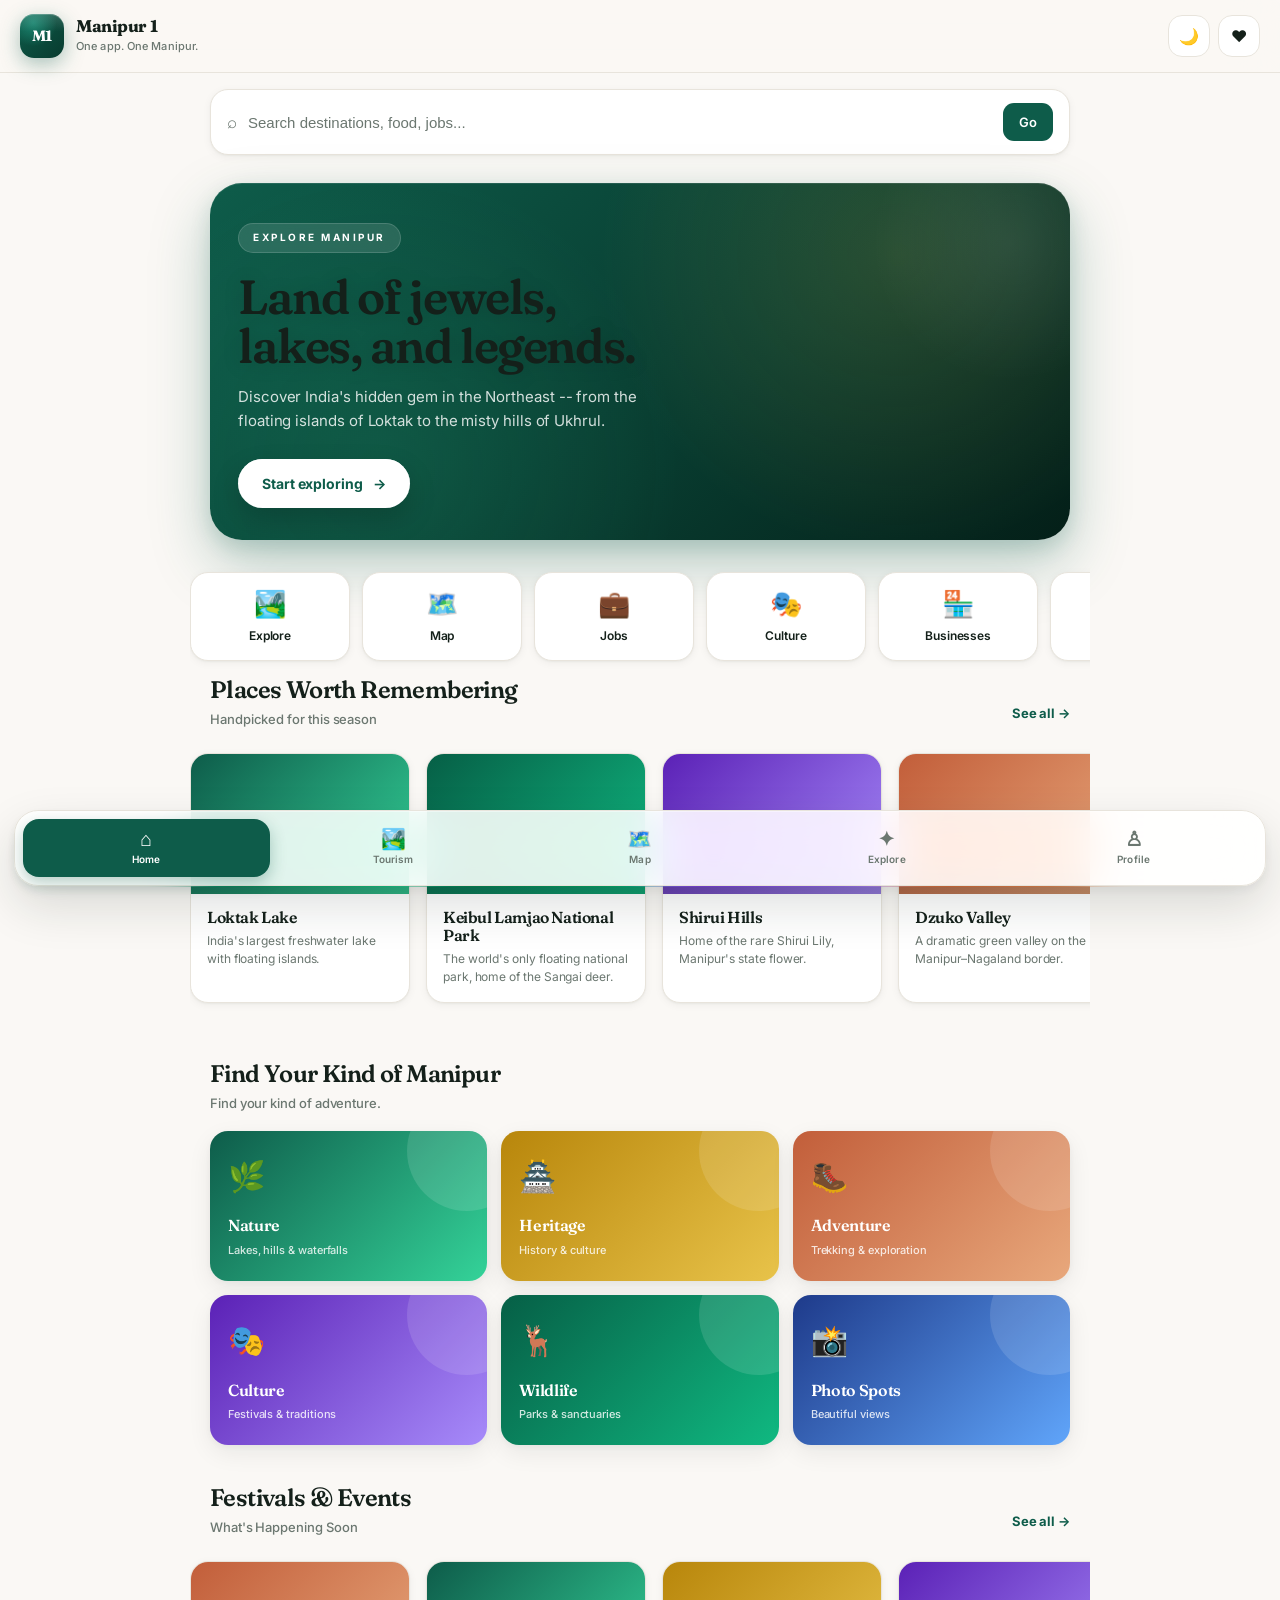
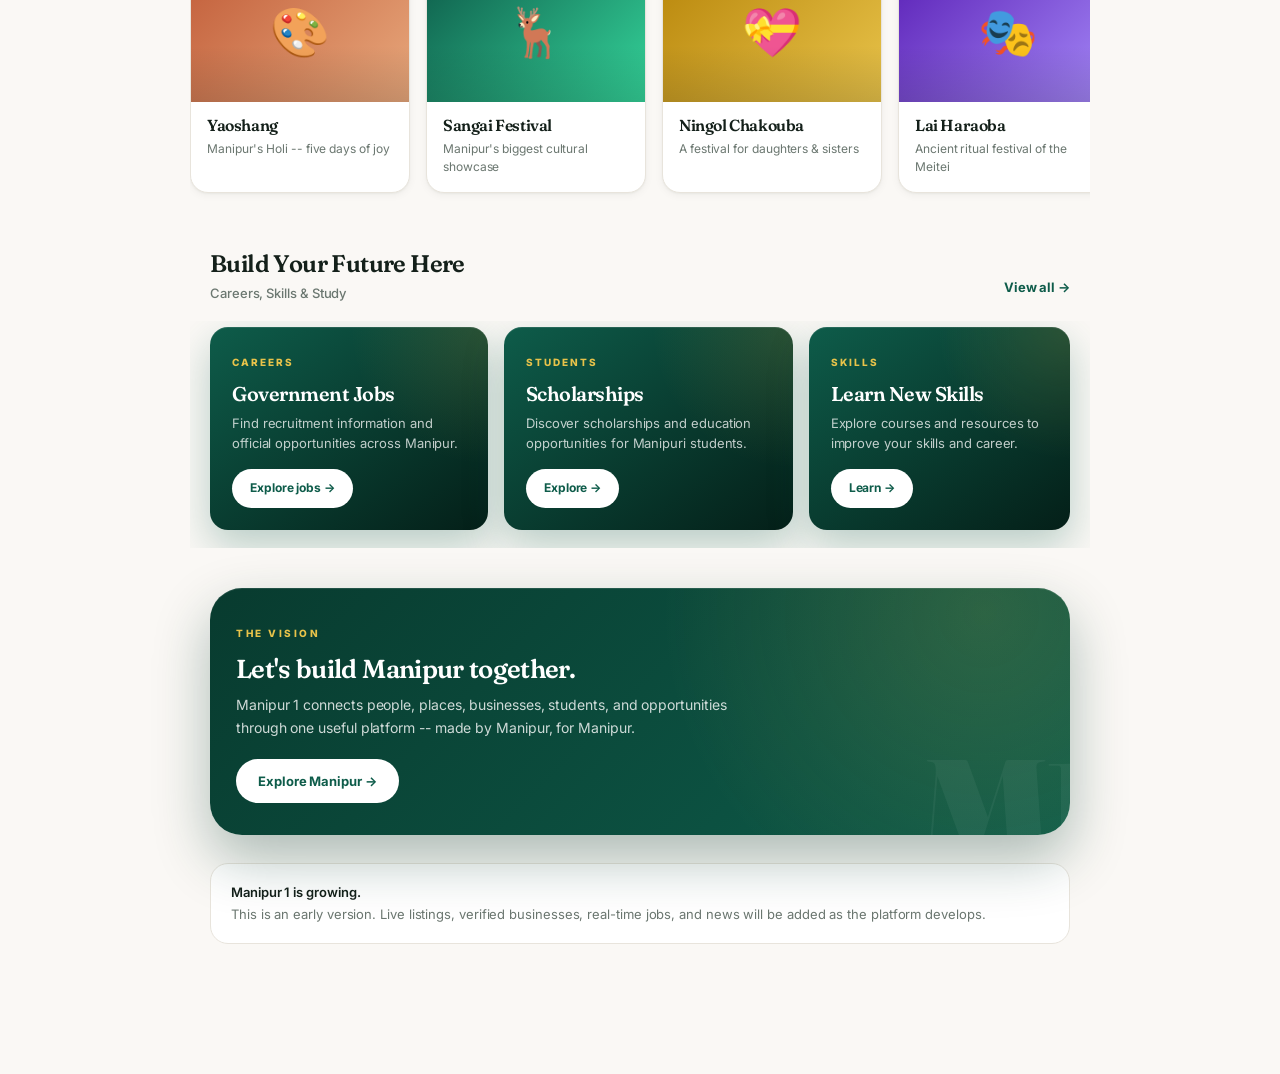
<file: index.html>
<!DOCTYPE html>
<html lang="en">
<head>
<meta charset="UTF-8">
<meta name="viewport" content="width=device-width, initial-scale=1.0, viewport-fit=cover">
<meta name="theme-color" content="#0E5C4A">
<title>Manipur 1 -- One app. One Manipur.</title>

<link rel="preconnect" href="https://fonts.googleapis.com">
<link rel="preconnect" href="https://fonts.gstatic.com" crossorigin>
<link href="https://fonts.googleapis.com/css2?family=Fraunces:opsz,wght@9..144,400;9..144,600;9..144,700&family=Inter:wght@400;500;600;700&display=swap" rel="stylesheet">

<link rel="stylesheet" href="css/style.css">
</head>
<body>

<!-- ============ HEADER ============ -->
<header class="topbar">
  <div class="brand">
    <div class="logo">M1</div>
    <div class="brand-text">
      <h1>Manipur 1</h1>
      <p>One app. One Manipur.</p>
    </div>
  </div>
  <div class="topbar-actions">
    <button class="icon-btn" onclick="toggleTheme()" aria-label="Toggle theme">
      <span id="themeIcon">🌙</span>
    </button>
    <a class="icon-btn" href="profile.html" aria-label="Saved places">
      <span>❤️</span>
    </a>
  </div>
</header>

<!-- ============ SEARCH ============ -->
<div class="search-wrap">
  <div class="search-box">
    <span class="search-icon">⌕</span>
    <input id="searchInput" type="text" placeholder="Search destinations, food, jobs...">
    <button onclick="performSearch()" class="search-btn">Go</button>
  </div>
</div>

<!-- ============ MAIN ============ -->
<main class="container">

  <!-- HERO -->
  <section class="hero-editorial">
    <div class="hero-badge">EXPLORE MANIPUR</div>
    <h2 class="hero-title">
      Land of jewels,<br>
      lakes, and legends.
    </h2>
    <p class="hero-subtitle">
      Discover India's hidden gem in the Northeast -- from the floating
      islands of Loktak to the misty hills of Ukhrul.
    </p>
    <a href="tourism.html" class="hero-cta">
      Start exploring <span>→</span>
    </a>
    <div class="hero-pattern"></div>
  </section>

  <!-- QUICK ACTIONS -->
    <div class="quick-actions">
      <a href="tourism.html" class="quick-action">
        <div class="qa-icon">🏞️</div>
        <strong>Explore</strong>
      </a>
      <a href="map.html" class="quick-action">
        <div class="qa-icon">🗺️</div>
        <strong>Map</strong>
      </a>
      <a href="jobs.html" class="quick-action">
        <div class="qa-icon">💼</div>
        <strong>Jobs</strong>
      </a>
      <a href="culture.html" class="quick-action">
        <div class="qa-icon">🎭</div>
        <strong>Culture</strong>
      </a>
      <a href="businesses.html" class="quick-action">
        <div class="qa-icon">🏪</div>
        <strong>Businesses</strong>
      </a>
      <a href="services.html" class="quick-action">
        <div class="qa-icon">🪪</div>
        <strong>Services</strong>
      </a>
    </div>
  </section>

  <!-- PLACES WORTH REMEMBERING  -->
  <section class="section">
    <div class="section-header">
      <div>
        <h3>Places Worth Remembering</h3>
        <p>Handpicked for this season</p>
      </div>
      <a href="tourism.html" class="see-all">See all →</a>
    </div>
    <div class="hscroll" id="featuredScroll"></div>
  </section>

  <!-- CATEGORIES -->
  <section class="section">
    <div class="section-header">
      <div>
        <h3>Find Your Kind of Manipur</h3>
        <p>Find your kind of adventure.</p>
      </div>
    </div>
    <div class="category-grid" id="categoryGrid"></div>
  </section>

  <!-- FESTIVALS -->
  <section class="section">
    <div class="section-header">
      <div>
        <h3>Festivals & Events</h3>
        <p>What's Happening Soon</p>
      </div>
      <a href="explore.html" class="see-all">See all →</a>
    </div>
    <div class="hscroll" id="festivalScroll"></div>
  </section>

  <!-- OPPORTUNITIES -->
  <section class="section">
    <div class="section-header">
      <div>
        <h3>Build Your Future Here</h3>
        <p>Careers, Skills & Study</p>
      </div>
      <a href="jobs.html" class="see-all">View all →</a>
    </div>
    <div class="hscroll">
      <div class="opp-card">
        <small>CAREERS</small>
        <h4>Government Jobs</h4>
        <p>Find recruitment information and official opportunities across Manipur.</p>
        <a href="jobs.html">Explore jobs →</a>
      </div>
      <div class="opp-card">
        <small>STUDENTS</small>
        <h4>Scholarships</h4>
        <p>Discover scholarships and education opportunities for Manipuri students.</p>
        <a href="student.html">Explore →</a>
      </div>
      <div class="opp-card">
        <small>SKILLS</small>
        <h4>Learn New Skills</h4>
        <p>Explore courses and resources to improve your skills and career.</p>
        <a href="student.html">Learn →</a>
      </div>
    </div>
  </section>

  <!-- VISION BANNER -->
  <section class="vision-banner">
    <small>THE VISION</small>
    <h3>Let's build Manipur together.</h3>
    <p>
      Manipur 1 connects people, places, businesses, students,
      and opportunities through one useful platform -- made by
      Manipur, for Manipur.
    </p>
    <a href="explore.html" class="vision-cta">Explore Manipur →</a>
  </section>

  <!-- NOTE -->
  <div class="note">
    <strong>Manipur 1 is growing.</strong><br>
    This is an early version. Live listings, verified businesses,
    real-time jobs, and news will be added as the platform develops.
  </div>

</main>

<!-- ============ BOTTOM NAV ============ -->
<nav class="bottom-nav">
  <a href="index.html" class="nav-btn active">
    <span>⌂</span>
    Home
  </a>
  <a href="tourism.html" class="nav-btn">
    <span>🏞️</span>
    Tourism
  </a>
  <a href="map.html" class="nav-btn">
    <span>🗺️</span>
    Map
  </a>
  <a href="explore.html" class="nav-btn">
    <span>✦</span>
    Explore
  </a>
  <a href="profile.html" class="nav-btn">
    <span>♙</span>
    Profile
  </a>
</nav>

<script src="js/data.js"></script>
<script src="js/app.js"></script>
<script>
  // Render the featured destinations
  const featuredDestinations = destinations.filter(d => d.featured).slice(0, 6);
  document.getElementById('featuredScroll').innerHTML =
    featuredDestinations.map(renderDestinationCard).join('');

  // Render the categories
  document.getElementById('categoryGrid').innerHTML = categories.map(c => `
    <a href="tourism.html?cat=${c.id}" class="category-card cat-${c.id}">
      <div class="cat-icon">${c.icon}</div>
      <strong>${c.name}</strong>
      <span>${c.desc}</span>
    </a>
  `).join('');

  // Render the festivals
  document.getElementById('festivalScroll').innerHTML =
    festivals.map(renderFestivalCard).join('');
</script>

</body>
</html>
</file>
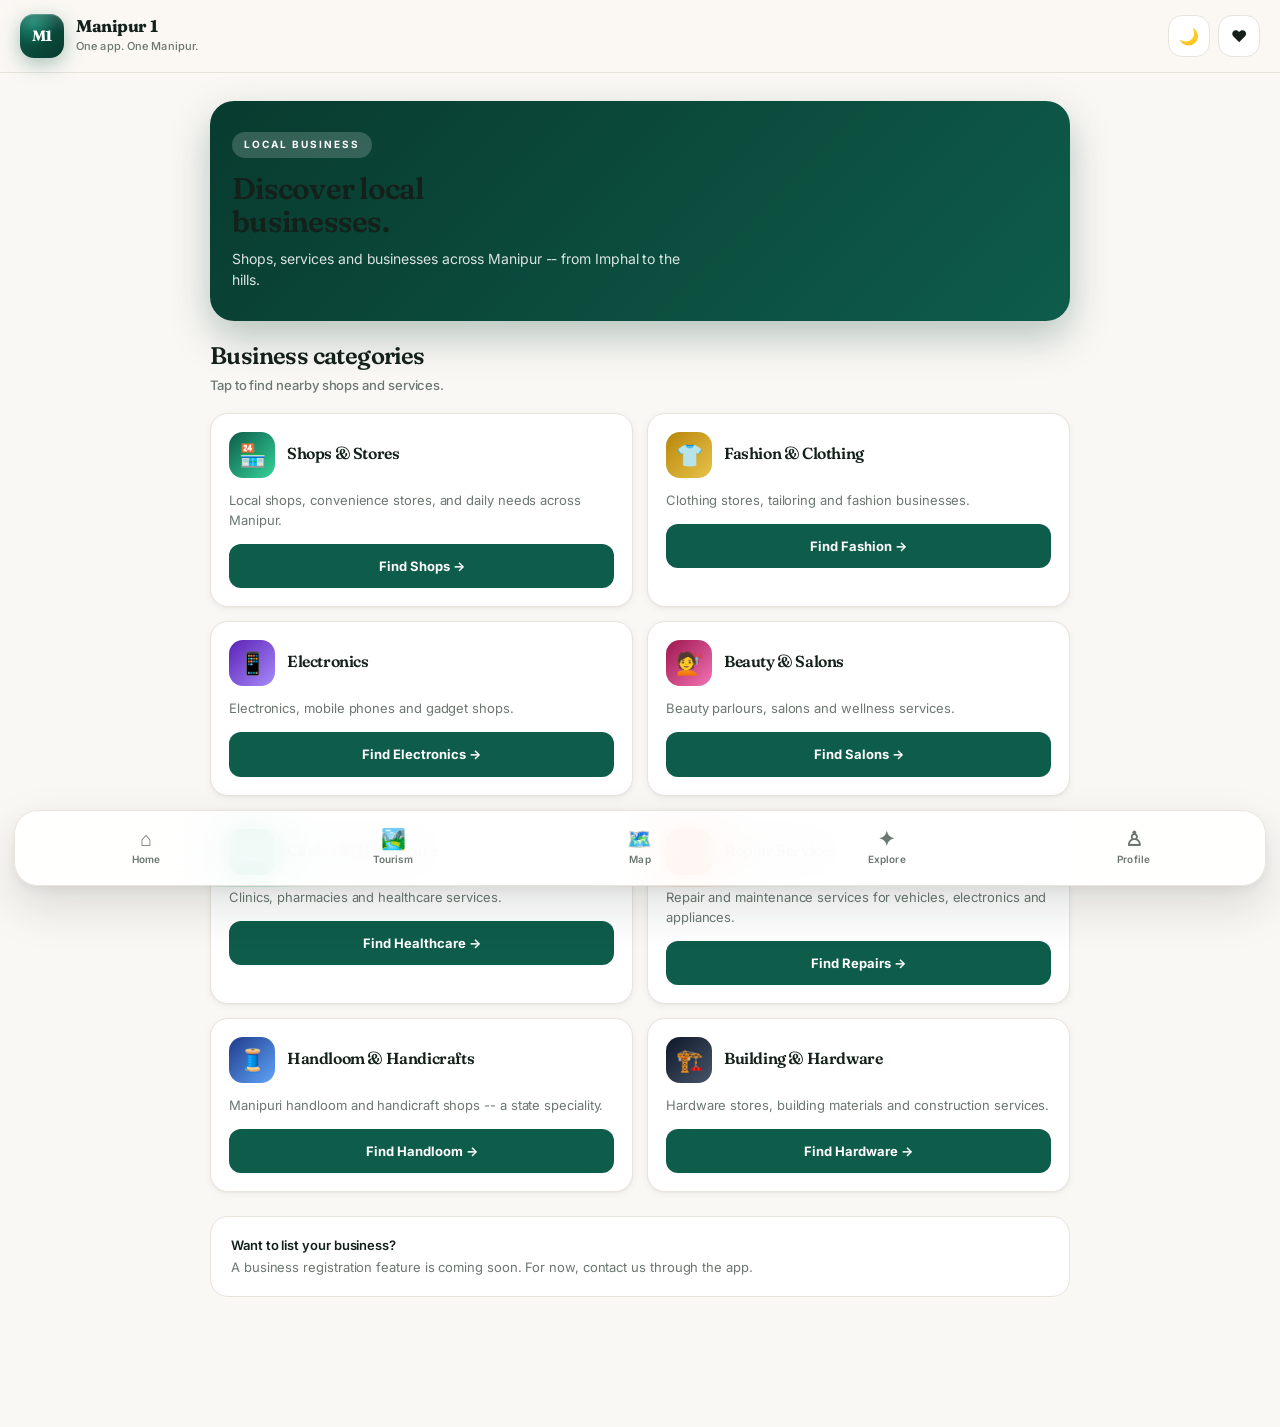
<file: business.html>
<!DOCTYPE html>
<html lang="en">
<head>
<meta charset="UTF-8">
<meta name="viewport" content="width=device-width, initial-scale=1.0, viewport-fit=cover">
<meta name="theme-color" content="#0E5C4A">
<title>Businesses -- Manipur 1</title>
<link rel="preconnect" href="https://fonts.googleapis.com">
<link rel="preconnect" href="https://fonts.gstatic.com" crossorigin>
<link href="https://fonts.googleapis.com/css2?family=Fraunces:opsz,wght@9..144,400;9..144,600;9..144,700&family=Inter:wght@400;500;600;700&display=swap" rel="stylesheet">
<link rel="stylesheet" href="css/style.css">
<style>
.page-hero {
  border-radius: var(--radius-lg); padding: 30px 22px; margin: 8px 0 22px;
  background: linear-gradient(135deg, #083B2F 0%, #0E5C4A 100%);
  color: white; box-shadow: 0 16px 40px rgba(8,59,47,0.28);
}
.page-hero small { display:inline-block; background:rgba(255,255,255,0.18); font-size:10px; font-weight:700; letter-spacing:2px; padding:5px 12px; border-radius:999px; margin-bottom:14px; }
.page-hero h1 { font-size:30px; line-height:1.1; margin-bottom:10px; }
.page-hero p { color:rgba(255,255,255,0.85); font-size:14px; line-height:1.55; max-width:460px; }
.card-grid { display:grid; gap:14px; grid-template-columns:1fr; }
.biz-card {
  background: var(--surface); border:1px solid var(--border); border-radius: var(--radius);
  padding:18px; box-shadow: var(--shadow-sm);
}
.biz-card-top { display:flex; align-items:center; gap:12px; margin-bottom:12px; }
.biz-icon { width:46px; height:46px; border-radius:14px; display:flex; align-items:center; justify-content:center; font-size:22px; color:white; flex-shrink:0; }
.biz-card h3 { font-size:16px; margin-bottom:2px; }
.biz-card p { color:var(--text-muted); font-size:13px; line-height:1.55; margin-bottom:14px; }
.biz-btn {
  display:block; width:100%; padding:12px; border-radius:12px; background:var(--primary);
  color:white; font-weight:700; font-size:13px; text-align:center; cursor:pointer; border:none;
}
@media (min-width:700px) { .card-grid { grid-template-columns:repeat(2,1fr); } }
</style>
</head>
<body>
<header class="topbar">
  <div class="brand">
    <a href="index.html" class="logo">M1</a>
    <div class="brand-text"><h1>Manipur 1</h1><p>One app. One Manipur.</p></div>
  </div>
  <div class="topbar-actions">
    <button class="icon-btn" onclick="toggleTheme()"><span id="themeIcon">🌙</span></button>
    <a class="icon-btn" href="profile.html"><span>❤️</span></a>
  </div>
</header>
<main class="container">
  <section class="page-hero">
    <small>LOCAL BUSINESS</small>
    <h1>Discover local<br>businesses.</h1>
    <p>Shops, services and businesses across Manipur -- from Imphal to the hills.</p>
  </section>

  <div class="section-header" style="margin-top:0;">
    <div><h3>Business categories</h3><p>Tap to find nearby shops and services.</p></div>
  </div>

  <div class="card-grid">

    <div class="biz-card">
      <div class="biz-card-top">
        <div class="biz-icon" style="background:linear-gradient(135deg,#0E5C4A,#34D399);">🏪</div>
        <div><h3>Shops & Stores</h3></div>
      </div>
      <p>Local shops, convenience stores, and daily needs across Manipur.</p>
      <button class="biz-btn" onclick="openMaps('shops stores Imphal Manipur')">Find Shops →</button>
    </div>

    <div class="biz-card">
      <div class="biz-card-top">
        <div class="biz-icon" style="background:linear-gradient(135deg,#B8860B,#E8C34A);">👕</div>
        <div><h3>Fashion & Clothing</h3></div>
      </div>
      <p>Clothing stores, tailoring and fashion businesses.</p>
      <button class="biz-btn" onclick="openMaps('clothing fashion shops Imphal Manipur')">Find Fashion →</button>
    </div>

    <div class="biz-card">
      <div class="biz-card-top">
        <div class="biz-icon" style="background:linear-gradient(135deg,#5B21B6,#A78BFA);">📱</div>
        <div><h3>Electronics</h3></div>
      </div>
      <p>Electronics, mobile phones and gadget shops.</p>
      <button class="biz-btn" onclick="openMaps('electronics mobile shops Imphal Manipur')">Find Electronics →</button>
    </div>

    <div class="biz-card">
      <div class="biz-card-top">
        <div class="biz-icon" style="background:linear-gradient(135deg,#9D174D,#F472B6);">💇</div>
        <div><h3>Beauty & Salons</h3></div>
      </div>
      <p>Beauty parlours, salons and wellness services.</p>
      <button class="biz-btn" onclick="openMaps('beauty salons Imphal Manipur')">Find Salons →</button>
    </div>

    <div class="biz-card">
      <div class="biz-card-top">
        <div class="biz-icon" style="background:linear-gradient(135deg,#065F46,#10B981);">🏥</div>
        <div><h3>Clinics & Healthcare</h3></div>
      </div>
      <p>Clinics, pharmacies and healthcare services.</p>
      <button class="biz-btn" onclick="openMaps('clinics pharmacies Imphal Manipur')">Find Healthcare →</button>
    </div>

    <div class="biz-card">
      <div class="biz-card-top">
        <div class="biz-icon" style="background:linear-gradient(135deg,#C25E3A,#E8A87C);">🔧</div>
        <div><h3>Repair Services</h3></div>
      </div>
      <p>Repair and maintenance services for vehicles, electronics and appliances.</p>
      <button class="biz-btn" onclick="openMaps('repair services Imphal Manipur')">Find Repairs →</button>
    </div>

    <div class="biz-card">
      <div class="biz-card-top">
        <div class="biz-icon" style="background:linear-gradient(135deg,#1E3A8A,#60A5FA);">🧵</div>
        <div><h3>Handloom & Handicrafts</h3></div>
      </div>
      <p>Manipuri handloom and handicraft shops -- a state speciality.</p>
      <button class="biz-btn" onclick="openMaps('handloom handicrafts shops Manipur')">Find Handloom →</button>
    </div>

    <div class="biz-card">
      <div class="biz-card-top">
        <div class="biz-icon" style="background:linear-gradient(135deg,#0F172A,#475569);">🏗️</div>
        <div><h3>Building & Hardware</h3></div>
      </div>
      <p>Hardware stores, building materials and construction services.</p>
      <button class="biz-btn" onclick="openMaps('hardware building materials Imphal Manipur')">Find Hardware →</button>
    </div>

  </div>

  <div class="note" style="margin-top:24px;">
    <strong>Want to list your business?</strong><br>
    A business registration feature is coming soon. For now, contact us through the app.
  </div>
</main>
<nav class="bottom-nav">
  <a href="index.html" class="nav-btn"><span>⌂</span>Home</a>
  <a href="tourism.html" class="nav-btn"><span>🏞️</span>Tourism</a>
  <a href="map.html" class="nav-btn"><span>🗺️</span>Map</a>
  <a href="explore.html" class="nav-btn"><span>✦</span>Explore</a>
  <a href="profile.html" class="nav-btn"><span>♙</span>Profile</a>
</nav>
<script src="js/data.js"></script>
<script src="js/app.js"></script>
</body>
</html>
</file>
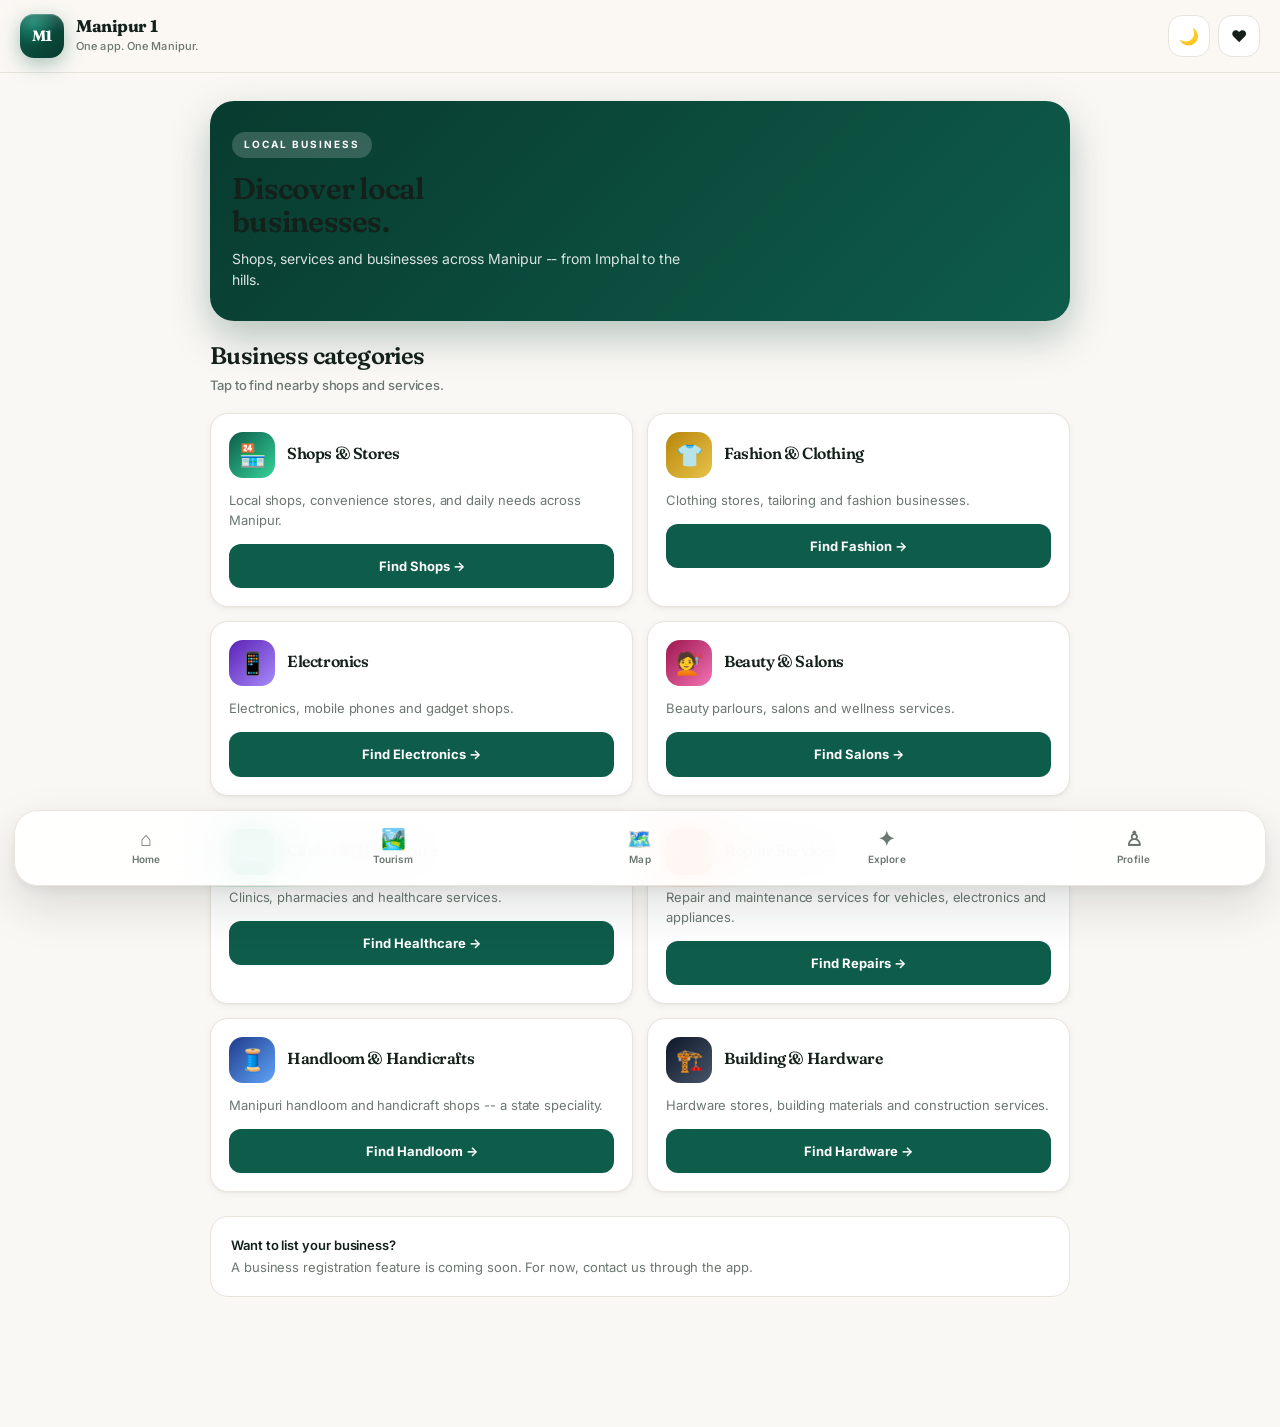
<file: businesses.html>
<!DOCTYPE html>
<html lang="en">
<head>
<meta charset="UTF-8">
<meta name="viewport" content="width=device-width, initial-scale=1.0, viewport-fit=cover">
<meta name="theme-color" content="#0E5C4A">
<title>Businesses -- Manipur 1</title>
<link rel="preconnect" href="https://fonts.googleapis.com">
<link rel="preconnect" href="https://fonts.gstatic.com" crossorigin>
<link href="https://fonts.googleapis.com/css2?family=Fraunces:opsz,wght@9..144,400;9..144,600;9..144,700&family=Inter:wght@400;500;600;700&display=swap" rel="stylesheet">
<link rel="stylesheet" href="css/style.css">
<style>
.page-hero {
  border-radius: var(--radius-lg); padding: 30px 22px; margin: 8px 0 22px;
  background: linear-gradient(135deg, #083B2F 0%, #0E5C4A 100%);
  color: white; box-shadow: 0 16px 40px rgba(8,59,47,0.28);
}
.page-hero small { display:inline-block; background:rgba(255,255,255,0.18); font-size:10px; font-weight:700; letter-spacing:2px; padding:5px 12px; border-radius:999px; margin-bottom:14px; }
.page-hero h1 { font-size:30px; line-height:1.1; margin-bottom:10px; }
.page-hero p { color:rgba(255,255,255,0.85); font-size:14px; line-height:1.55; max-width:460px; }
.card-grid { display:grid; gap:14px; grid-template-columns:1fr; }
.biz-card {
  background: var(--surface); border:1px solid var(--border); border-radius: var(--radius);
  padding:18px; box-shadow: var(--shadow-sm);
}
.biz-card-top { display:flex; align-items:center; gap:12px; margin-bottom:12px; }
.biz-icon { width:46px; height:46px; border-radius:14px; display:flex; align-items:center; justify-content:center; font-size:22px; color:white; flex-shrink:0; }
.biz-card h3 { font-size:16px; margin-bottom:2px; }
.biz-card p { color:var(--text-muted); font-size:13px; line-height:1.55; margin-bottom:14px; }
.biz-btn {
  display:block; width:100%; padding:12px; border-radius:12px; background:var(--primary);
  color:white; font-weight:700; font-size:13px; text-align:center; cursor:pointer; border:none;
}
@media (min-width:700px) { .card-grid { grid-template-columns:repeat(2,1fr); } }
</style>
</head>
<body>
<header class="topbar">
  <div class="brand">
    <a href="index.html" class="logo">M1</a>
    <div class="brand-text"><h1>Manipur 1</h1><p>One app. One Manipur.</p></div>
  </div>
  <div class="topbar-actions">
    <button class="icon-btn" onclick="toggleTheme()"><span id="themeIcon">🌙</span></button>
    <a class="icon-btn" href="profile.html"><span>❤️</span></a>
  </div>
</header>
<main class="container">
  <section class="page-hero">
    <small>LOCAL BUSINESS</small>
    <h1>Discover local<br>businesses.</h1>
    <p>Shops, services and businesses across Manipur -- from Imphal to the hills.</p>
  </section>

  <div class="section-header" style="margin-top:0;">
    <div><h3>Business categories</h3><p>Tap to find nearby shops and services.</p></div>
  </div>

  <div class="card-grid">

    <div class="biz-card">
      <div class="biz-card-top">
        <div class="biz-icon" style="background:linear-gradient(135deg,#0E5C4A,#34D399);">🏪</div>
        <div><h3>Shops & Stores</h3></div>
      </div>
      <p>Local shops, convenience stores, and daily needs across Manipur.</p>
      <button class="biz-btn" onclick="openMaps('shops stores Imphal Manipur')">Find Shops →</button>
    </div>

    <div class="biz-card">
      <div class="biz-card-top">
        <div class="biz-icon" style="background:linear-gradient(135deg,#B8860B,#E8C34A);">👕</div>
        <div><h3>Fashion & Clothing</h3></div>
      </div>
      <p>Clothing stores, tailoring and fashion businesses.</p>
      <button class="biz-btn" onclick="openMaps('clothing fashion shops Imphal Manipur')">Find Fashion →</button>
    </div>

    <div class="biz-card">
      <div class="biz-card-top">
        <div class="biz-icon" style="background:linear-gradient(135deg,#5B21B6,#A78BFA);">📱</div>
        <div><h3>Electronics</h3></div>
      </div>
      <p>Electronics, mobile phones and gadget shops.</p>
      <button class="biz-btn" onclick="openMaps('electronics mobile shops Imphal Manipur')">Find Electronics →</button>
    </div>

    <div class="biz-card">
      <div class="biz-card-top">
        <div class="biz-icon" style="background:linear-gradient(135deg,#9D174D,#F472B6);">💇</div>
        <div><h3>Beauty & Salons</h3></div>
      </div>
      <p>Beauty parlours, salons and wellness services.</p>
      <button class="biz-btn" onclick="openMaps('beauty salons Imphal Manipur')">Find Salons →</button>
    </div>

    <div class="biz-card">
      <div class="biz-card-top">
        <div class="biz-icon" style="background:linear-gradient(135deg,#065F46,#10B981);">🏥</div>
        <div><h3>Clinics & Healthcare</h3></div>
      </div>
      <p>Clinics, pharmacies and healthcare services.</p>
      <button class="biz-btn" onclick="openMaps('clinics pharmacies Imphal Manipur')">Find Healthcare →</button>
    </div>

    <div class="biz-card">
      <div class="biz-card-top">
        <div class="biz-icon" style="background:linear-gradient(135deg,#C25E3A,#E8A87C);">🔧</div>
        <div><h3>Repair Services</h3></div>
      </div>
      <p>Repair and maintenance services for vehicles, electronics and appliances.</p>
      <button class="biz-btn" onclick="openMaps('repair services Imphal Manipur')">Find Repairs →</button>
    </div>

    <div class="biz-card">
      <div class="biz-card-top">
        <div class="biz-icon" style="background:linear-gradient(135deg,#1E3A8A,#60A5FA);">🧵</div>
        <div><h3>Handloom & Handicrafts</h3></div>
      </div>
      <p>Manipuri handloom and handicraft shops -- a state speciality.</p>
      <button class="biz-btn" onclick="openMaps('handloom handicrafts shops Manipur')">Find Handloom →</button>
    </div>

    <div class="biz-card">
      <div class="biz-card-top">
        <div class="biz-icon" style="background:linear-gradient(135deg,#0F172A,#475569);">🏗️</div>
        <div><h3>Building & Hardware</h3></div>
      </div>
      <p>Hardware stores, building materials and construction services.</p>
      <button class="biz-btn" onclick="openMaps('hardware building materials Imphal Manipur')">Find Hardware →</button>
    </div>

  </div>

  <div class="note" style="margin-top:24px;">
    <strong>Want to list your business?</strong><br>
    A business registration feature is coming soon. For now, contact us through the app.
  </div>
</main>
<nav class="bottom-nav">
  <a href="index.html" class="nav-btn"><span>⌂</span>Home</a>
  <a href="tourism.html" class="nav-btn"><span>🏞️</span>Tourism</a>
  <a href="map.html" class="nav-btn"><span>🗺️</span>Map</a>
  <a href="explore.html" class="nav-btn"><span>✦</span>Explore</a>
  <a href="profile.html" class="nav-btn"><span>♙</span>Profile</a>
</nav>
<script src="js/data.js"></script>
<script src="js/app.js"></script>
</body>
</html>
</file>
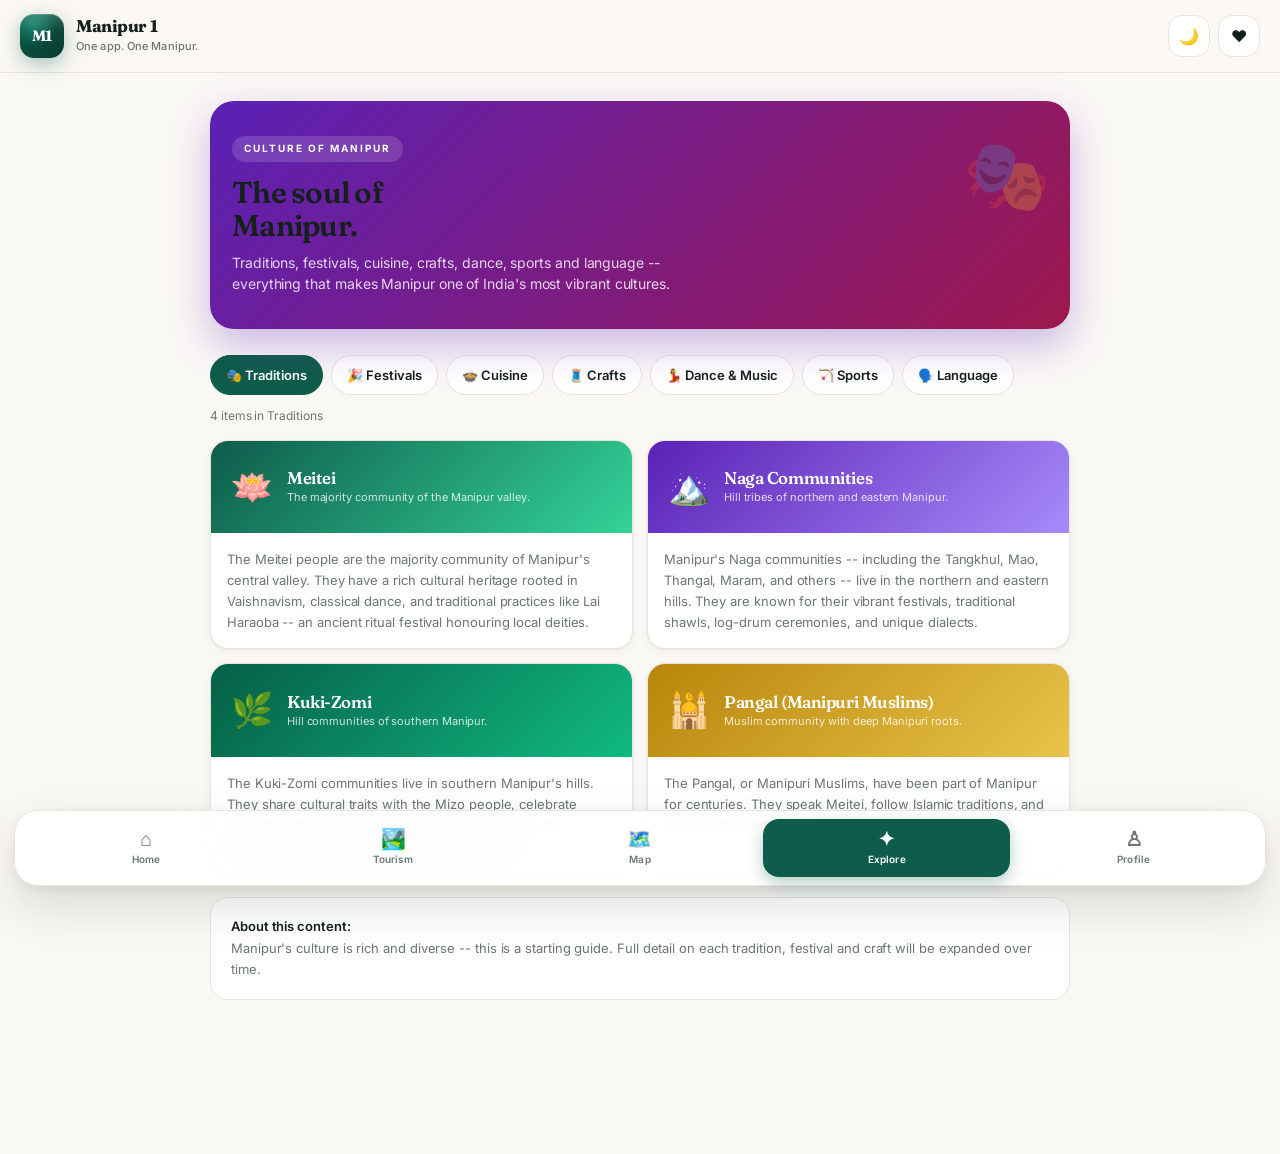
<file: culture.html>
<!DOCTYPE html>
<html lang="en">
<head>
<meta charset="UTF-8">
<meta name="viewport" content="width=device-width, initial-scale=1.0, viewport-fit=cover">
<meta name="theme-color" content="#0E5C4A">
<title>Culture of Manipur -- Manipur 1</title>

<link rel="preconnect" href="https://fonts.googleapis.com">
<link rel="preconnect" href="https://fonts.gstatic.com" crossorigin>
<link href="https://fonts.googleapis.com/css2?family=Fraunces:opsz,wght@9..144,400;9..144,600;9..144,700&family=Inter:wght@400;500;600;700&display=swap" rel="stylesheet">

<link rel="stylesheet" href="css/style.css">

<style>
.culture-hero {
  position: relative;
  border-radius: var(--radius-lg);
  padding: 34px 22px;
  margin: 8px 0 22px;
  background: linear-gradient(135deg, #5B21B6 0%, #9D174D 100%);
  color: white;
  box-shadow: 0 16px 40px rgba(91, 33, 182, 0.3);
  overflow: hidden;
}
.culture-hero::after {
  content: '🎭';
  position: absolute;
  top: 20px; right: 20px;
  font-size: 70px;
  opacity: 0.25;
}
.culture-hero small {
  display: inline-block;
  background: rgba(255,255,255,0.15);
  backdrop-filter: blur(10px);
  font-size: 10px; font-weight: 700; letter-spacing: 2px;
  padding: 5px 12px; border-radius: 999px;
  margin-bottom: 14px;
}
.culture-hero h1 { font-size: 30px; line-height: 1.1; margin-bottom: 10px; }
.culture-hero p {
  color: rgba(255,255,255,0.82);
  font-size: 14px; line-height: 1.55;
  max-width: 480px;
}

/* Topic selector */
.topic-row {
  display: flex; gap: 8px;
  overflow-x: auto;
  padding: 4px 18px 12px;
  margin: 0 -18px;
  scrollbar-width: none;
}
.topic-row::-webkit-scrollbar { display: none; }
.topic-chip {
  flex-shrink: 0;
  background: var(--surface);
  border: 1px solid var(--border);
  color: var(--text);
  padding: 9px 15px;
  border-radius: 999px;
  font-size: 13px;
  font-weight: 600;
  white-space: nowrap;
  cursor: pointer;
  transition: background 0.15s ease, color 0.15s ease;
}
.topic-chip.active {
  background: var(--primary);
  color: white;
  border-color: var(--primary);
}

/* Culture cards */
.culture-grid {
  display: grid;
  gap: 14px;
  grid-template-columns: 1fr;
  margin-bottom: 24px;
}
.culture-card {
  background: var(--surface);
  border: 1px solid var(--border);
  border-radius: var(--radius);
  overflow: hidden;
  box-shadow: var(--shadow-sm);
  transition: transform 0.15s ease;
}
.culture-card:active { transform: scale(0.98); }

.culture-card-top {
  padding: 20px;
  color: white;
  display: flex;
  align-items: center;
  gap: 14px;
}
.culture-icon { font-size: 34px; }
.culture-card-top h3 { font-size: 17px; color: white; }
.culture-card-top p { font-size: 11px; color: rgba(255,255,255,0.8); margin-top: 2px; }

.culture-card-body {
  padding: 16px;
}
.culture-card-body p {
  color: var(--text-muted);
  font-size: 13px;
  line-height: 1.6;
}

@media (min-width: 700px) {
  .culture-grid { grid-template-columns: repeat(2, 1fr); }
}
</style>
</head>
<body>

<header class="topbar">
  <div class="brand">
    <a href="index.html" class="logo">M1</a>
    <div class="brand-text">
      <h1>Manipur 1</h1>
      <p>One app. One Manipur.</p>
    </div>
  </div>
  <div class="topbar-actions">
    <button class="icon-btn" onclick="toggleTheme()" aria-label="Toggle theme">
      <span id="themeIcon">🌙</span>
    </button>
    <a class="icon-btn" href="profile.html" aria-label="Saved">
      <span>❤️</span>
    </a>
  </div>
</header>

<main class="container">

  <section class="culture-hero">
    <small>CULTURE OF MANIPUR</small>
    <h1>The soul of<br>Manipur.</h1>
    <p>
      Traditions, festivals, cuisine, crafts, dance, sports and language --
      everything that makes Manipur one of India's most vibrant cultures.
    </p>
  </section>

  <div class="topic-row" id="topicRow"></div>

  <p style="color:var(--text-muted);font-size:12px;margin-bottom:14px;" id="resultCount"></p>

  <div class="culture-grid" id="cultureGrid"></div>

  <div class="note" style="margin-bottom:24px;">
    <strong>About this content:</strong><br>
    Manipur's culture is rich and diverse -- this is a starting guide.
    Full detail on each tradition, festival and craft will be expanded over time.
  </div>

</main>

<nav class="bottom-nav">
  <a href="index.html" class="nav-btn"><span>⌂</span>Home</a>
  <a href="tourism.html" class="nav-btn"><span>🏞️</span>Tourism</a>
  <a href="map.html" class="nav-btn"><span>🗺️</span>Map</a>
  <a href="explore.html" class="nav-btn active"><span>✦</span>Explore</a>
  <a href="profile.html" class="nav-btn"><span>♙</span>Profile</a>
</nav>

<script src="js/data.js"></script>
<script src="js/app.js"></script>
<script>
  // Build the topic list from data
  const topics = [
    { id: 'traditions', label: '🎭 Traditions',  data: traditions },
    { id: 'festivals',  label: '🎉 Festivals',   data: culturalFestivals },
    { id: 'cuisine',    label: '🍲 Cuisine',     data: cuisine },
    { id: 'crafts',     label: '🧵 Crafts',      data: crafts },
    { id: 'dance',      label: '💃 Dance & Music', data: danceMusic },
    { id: 'sports',     label: '🏹 Sports',      data: sports },
    { id: 'language',   label: '🗣️ Language',    data: language }
  ];

  let activeTopic = 'traditions';

  function renderChips() {
    document.getElementById('topicRow').innerHTML = topics.map(t => `
      <button class="topic-chip ${activeTopic === t.id ? 'active' : ''}"
              onclick="setTopic('${t.id}')">${t.label}</button>
    `).join('');
  }

  function setTopic(id) {
    activeTopic = id;
    renderChips();
    renderGrid();
  }

  function renderGrid() {
    const topic = topics.find(t => t.id === activeTopic);
    if (!topic) return;

    const grid = document.getElementById('cultureGrid');
    const count = document.getElementById('resultCount');

    grid.innerHTML = topic.data.map(item => `
      <div class="culture-card">
        <div class="culture-card-top" style="background:${item.gradient}">
          <div class="culture-icon">${item.icon}</div>
          <div>
            <h3>${escapeHtml(item.name)}</h3>
            <p>${escapeHtml(item.short)}</p>
          </div>
        </div>
        <div class="culture-card-body">
          <p>${escapeHtml(item.about)}</p>
          ${item.when ? `<p style="margin-top:10px;color:var(--primary);font-weight:700;font-size:11px;">📅 ${escapeHtml(item.when)}</p>` : ''}
        </div>
      </div>
    `).join('');

    count.textContent = topic.data.length + ' items in ' + topic.label.replace(/^[^\s]+\s/, '');
  }

  renderChips();
  renderGrid();
</script>

</body>
</html>
</file>
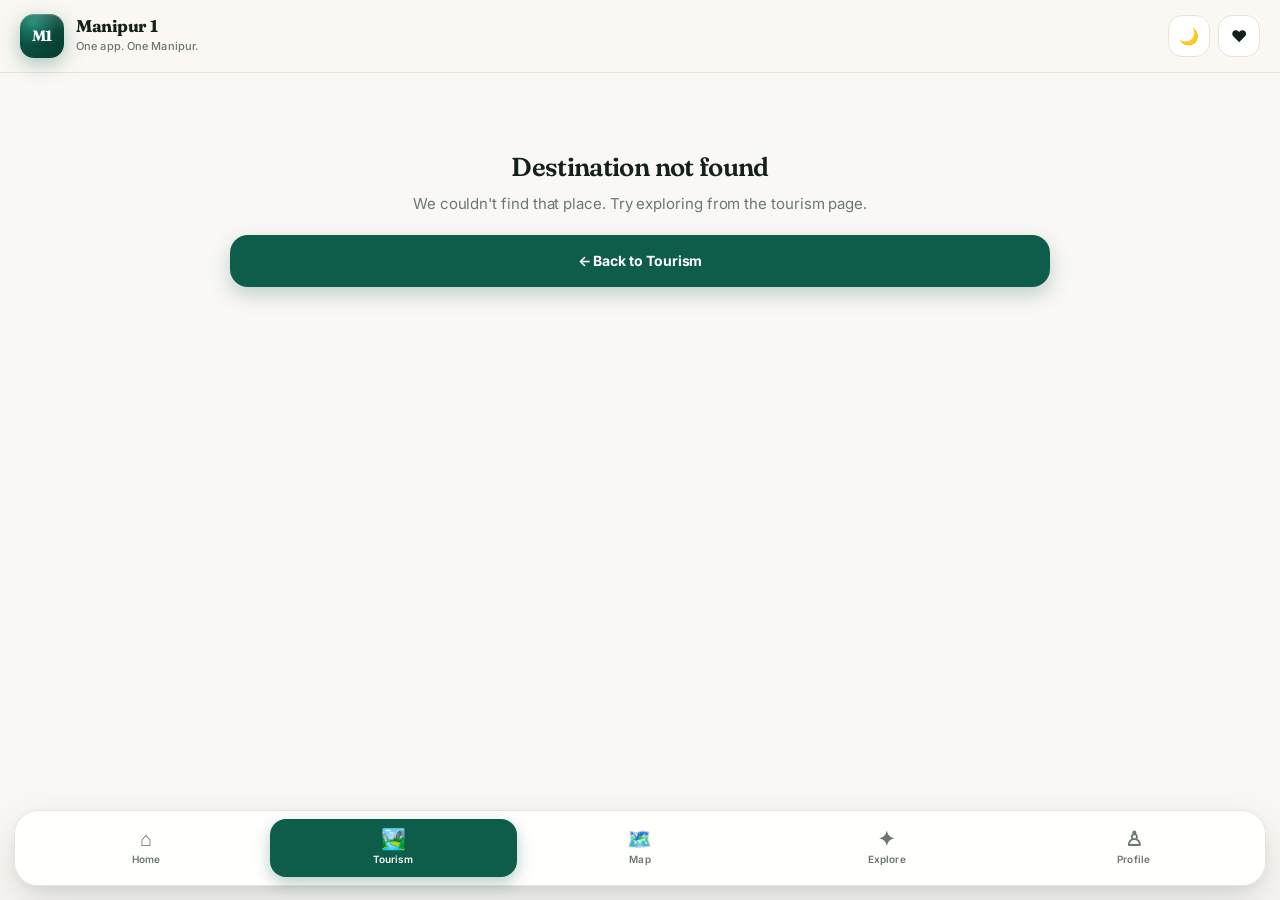
<file: destination.html>
<!DOCTYPE html>
<html lang="en">
<head>
<meta charset="UTF-8">
<meta name="viewport" content="width=device-width, initial-scale=1.0, viewport-fit=cover">
<meta name="theme-color" content="#0E5C4A">
<title>Destination -- Manipur 1</title>

<link rel="preconnect" href="https://fonts.googleapis.com">
<link rel="preconnect" href="https://fonts.gstatic.com" crossorigin>
<link href="https://fonts.googleapis.com/css2?family=Fraunces:opsz,wght@9..144,400;9..144,600;9..144,700&family=Inter:wght@400;500;600;700&display=swap" rel="stylesheet">

<link rel="stylesheet" href="css/style.css">

<style>
/* Destination hero */
.dest-hero {
  position: relative;
  border-radius: var(--radius-lg);
  padding: 120px 22px 26px;
  margin: 8px 0 20px;
  color: white;
  overflow: hidden;
  box-shadow: 0 16px 40px rgba(0,0,0,0.2);
  min-height: 280px;
  display: flex;
  flex-direction: column;
  justify-content: flex-end;
}
.dest-hero::after {
  content: '';
  position: absolute;
  inset: 0;
  background: linear-gradient(180deg, transparent 0%, rgba(0,0,0,0.6) 100%);
  z-index: 1;
}
.dest-hero > * { position: relative; z-index: 2; }

.dest-hero .hero-icon-big {
  position: absolute;
  top: 30px; right: 30px;
  font-size: 70px;
  opacity: 0.35;
  z-index: 0;
}

.dest-hero-img {
  position: absolute;
  inset: 0;
  width: 100%;
  height: 100%;
  object-fit: cover;
  z-index: 0;
}

.dest-hero small {
  display: inline-block;
  background: rgba(255,255,255,0.2);
  backdrop-filter: blur(10px);
  font-size: 10px;
  font-weight: 700;
  letter-spacing: 2px;
  padding: 5px 12px;
  border-radius: 999px;
  margin-bottom: 12px;
  width: fit-content;
}
.dest-hero h1 {
  font-size: 32px;
  line-height: 1.1;
  margin-bottom: 8px;
}
.dest-hero p {
  color: rgba(255,255,255,0.85);
  font-size: 14px;
  line-height: 1.5;
  max-width: 500px;
}

/* Info pills row */
.info-row {
  display: grid;
  grid-template-columns: repeat(2, 1fr);
  gap: 10px;
  margin-bottom: 22px;
}
.info-pill {
  background: var(--surface);
  border: 1px solid var(--border);
  border-radius: var(--radius);
  padding: 14px;
}
.info-pill .label {
  font-size: 10px;
  color: var(--text-muted);
  font-weight: 700;
  letter-spacing: 1px;
  text-transform: uppercase;
  margin-bottom: 5px;
}
.info-pill .value {
  font-size: 13px;
  font-weight: 600;
  color: var(--text);
  line-height: 1.35;
}

/* Content sections */
.dest-section {
  background: var(--surface);
  border: 1px solid var(--border);
  border-radius: var(--radius);
  padding: 20px;
  margin-bottom: 14px;
}
.dest-section h2 {
  font-size: 20px;
  margin-bottom: 12px;
}
.dest-section p {
  color: var(--text-muted);
  font-size: 14px;
  line-height: 1.65;
}

.dest-section ul {
  list-style: none;
  padding: 0;
}
.dest-section ul li {
  display: flex;
  align-items: flex-start;
  gap: 10px;
  padding: 9px 0;
  font-size: 14px;
  color: var(--text);
  border-bottom: 1px solid var(--border);
}
.dest-section ul li:last-child { border-bottom: none; }
.dest-section ul li::before {
  content: '◆';
  color: var(--primary);
  font-size: 10px;
  flex-shrink: 0;
  margin-top: 4px;
}

/* Actions */
.action-row {
  display: grid;
  gap: 10px;
  margin-bottom: 20px;
}
.action-btn {
  display: flex;
  align-items: center;
  justify-content: center;
  gap: 9px;
  padding: 15px;
  border-radius: var(--radius);
  font-size: 14px;
  font-weight: 700;
  text-align: center;
  transition: transform 0.15s ease;
  cursor: pointer;
  border: none;
  text-decoration: none;
}
.action-btn:active { transform: scale(0.97); }

.btn-primary {
  background: var(--primary);
  color: white;
  box-shadow: 0 8px 20px rgba(14, 92, 74, 0.25);
}
.btn-secondary {
  background: var(--surface);
  color: var(--text);
  border: 1px solid var(--border);
}
.btn-save {
  background: var(--surface);
  color: var(--text);
  border: 1px solid var(--border);
}
.btn-save.saved {
  background: #E8F3EF;
  color: #0E5C4A;
  border-color: #0E5C4A;
}

/* Back link */
.back-link {
  display: inline-flex;
  align-items: center;
  gap: 6px;
  color: var(--text-muted);
  font-size: 13px;
  font-weight: 600;
  margin-bottom: 12px;
}
.back-link:active { opacity: 0.7; }

/* Not found state */
.not-found {
  text-align: center;
  padding: 60px 20px;
}
.not-found h2 {
  font-size: 26px;
  margin-bottom: 10px;
}
.not-found p {
  color: var(--text-muted);
  margin-bottom: 20px;
}

@media (min-width: 700px) {
  .info-row { grid-template-columns: repeat(4, 1fr); }
  .action-row { grid-template-columns: 1fr 1fr; }
  .dest-hero h1 { font-size: 40px; }
}
</style>
</head>
<body>

<!-- HEADER -->
<header class="topbar">
  <div class="brand">
    <a href="index.html" class="logo">M1</a>
    <div class="brand-text">
      <h1>Manipur 1</h1>
      <p>One app. One Manipur.</p>
    </div>
  </div>
  <div class="topbar-actions">
    <button class="icon-btn" onclick="toggleTheme()" aria-label="Toggle theme">
      <span id="themeIcon">🌙</span>
    </button>
    <a class="icon-btn" href="profile.html" aria-label="Saved places">
      <span>❤️</span>
    </a>
  </div>
</header>

<!-- MAIN -->
<main class="container" id="mainContent">
  <!-- Filled by JS -->
</main>

<!-- BOTTOM NAV -->
<nav class="bottom-nav">
  <a href="index.html" class="nav-btn">
    <span>⌂</span>
    Home
  </a>
  <a href="tourism.html" class="nav-btn active">
    <span>🏞️</span>
    Tourism
  </a>
  <a href="map.html" class="nav-btn">
    <span>🗺️</span>
    Map
  </a>
  <a href="explore.html" class="nav-btn">
    <span>✦</span>
    Explore
  </a>
  <a href="profile.html" class="nav-btn">
    <span>♙</span>
    Profile
  </a>
</nav>

<script src="js/data.js"></script>
<script src="js/app.js"></script>
<script>
  // Read ?id= from the URL
  const params = new URLSearchParams(window.location.search);
  const id = params.get('id');
  const dest = id ? getDestination(id) : null;

  const main = document.getElementById('mainContent');

  if (!dest) {
    // Destination not found
    document.title = 'Not found -- Manipur 1';
    main.innerHTML = `
      <div class="not-found">
        <h2>Destination not found</h2>
        <p>We couldn't find that place. Try exploring from the tourism page.</p>
        <a href="tourism.html" class="action-btn btn-primary">← Back to Tourism</a>
      </div>
    `;
  } else {
    // Set page title to the destination name
    document.title = dest.name + ' -- Manipur 1';
    document.querySelector('meta[name="theme-color"]').setAttribute('content', '#0E5C4A');

    const saved = isSaved(dest.id);

    main.innerHTML = `
      <a href="tourism.html" class="back-link">← Back to Tourism</a>

      <section class="dest-hero" style="background:${dest.gradient}">
        <div class="hero-icon-big">${dest.icon}</div>
        ${dest.image ? `<img class="dest-hero-img" src="${dest.image}" alt="${escapeHtml(dest.name)}" onerror="this.remove()">` : ''}
        <small>MANIPUR • ${escapeHtml(dest.category.toUpperCase())}</small>
        <h1>${escapeHtml(dest.name)}</h1>
        <p>${escapeHtml(dest.short)}</p>
      </section>

      <div class="info-row">
        <div class="info-pill">
          <div class="label">📍 Location</div>
          <div class="value">${escapeHtml(dest.location)}</div>
        </div>
        <div class="info-pill">
          <div class="label">🚗 From Imphal</div>
          <div class="value">${escapeHtml(dest.distanceFromImphal)}</div>
        </div>
        <div class="info-pill">
          <div class="label">🌤️ Best Time</div>
          <div class="value">${escapeHtml(dest.bestTime)}</div>
        </div>
        <div class="info-pill">
          <div class="label">🏷️ Category</div>
          <div class="value">${escapeHtml(dest.category.charAt(0).toUpperCase() + dest.category.slice(1))}</div>
        </div>
      </div>

      <div class="action-row">
        <button class="action-btn btn-save ${saved ? 'saved' : ''}"
                data-save-btn="${dest.id}"
                onclick="toggleSave('${dest.id}')">
          ${saved ? '💚 Saved' : '🤍 Save'}
        </button>
        <button class="action-btn btn-primary"
                onclick="openMaps('${escapeHtml(dest.mapQuery)}')">
          📍 Open in Google Maps
        </button>
      </div>

      <section class="dest-section">
        <h2>About ${escapeHtml(dest.name)}</h2>
        <p>${escapeHtml(dest.about)}</p>
      </section>

      <section class="dest-section">
        <h2>Highlights</h2>
        <ul>
          ${dest.highlights.map(h => `<li>${escapeHtml(h)}</li>`).join('')}
        </ul>
      </section>

      <section class="dest-section">
        <h2>Plan your visit</h2>
        <p>
          Best time to visit is <strong>${escapeHtml(dest.bestTime)}</strong>.
          Located in <strong>${escapeHtml(dest.location)}</strong>, about
          <strong>${escapeHtml(dest.distanceFromImphal)}</strong> from Imphal.
        </p>
      </section>

      <a href="tourism.html" class="action-btn btn-secondary" style="margin-bottom:24px;">
        ← Explore more destinations
      </a>

      <div class="note">
        <strong>Travel tip:</strong><br>
        Check local conditions, opening hours and travel guidance before
        visiting. Information here is being expanded and verified as
        Manipur 1 develops.
      </div>
    `;
  }
</script>

</body>
</html>
</file>
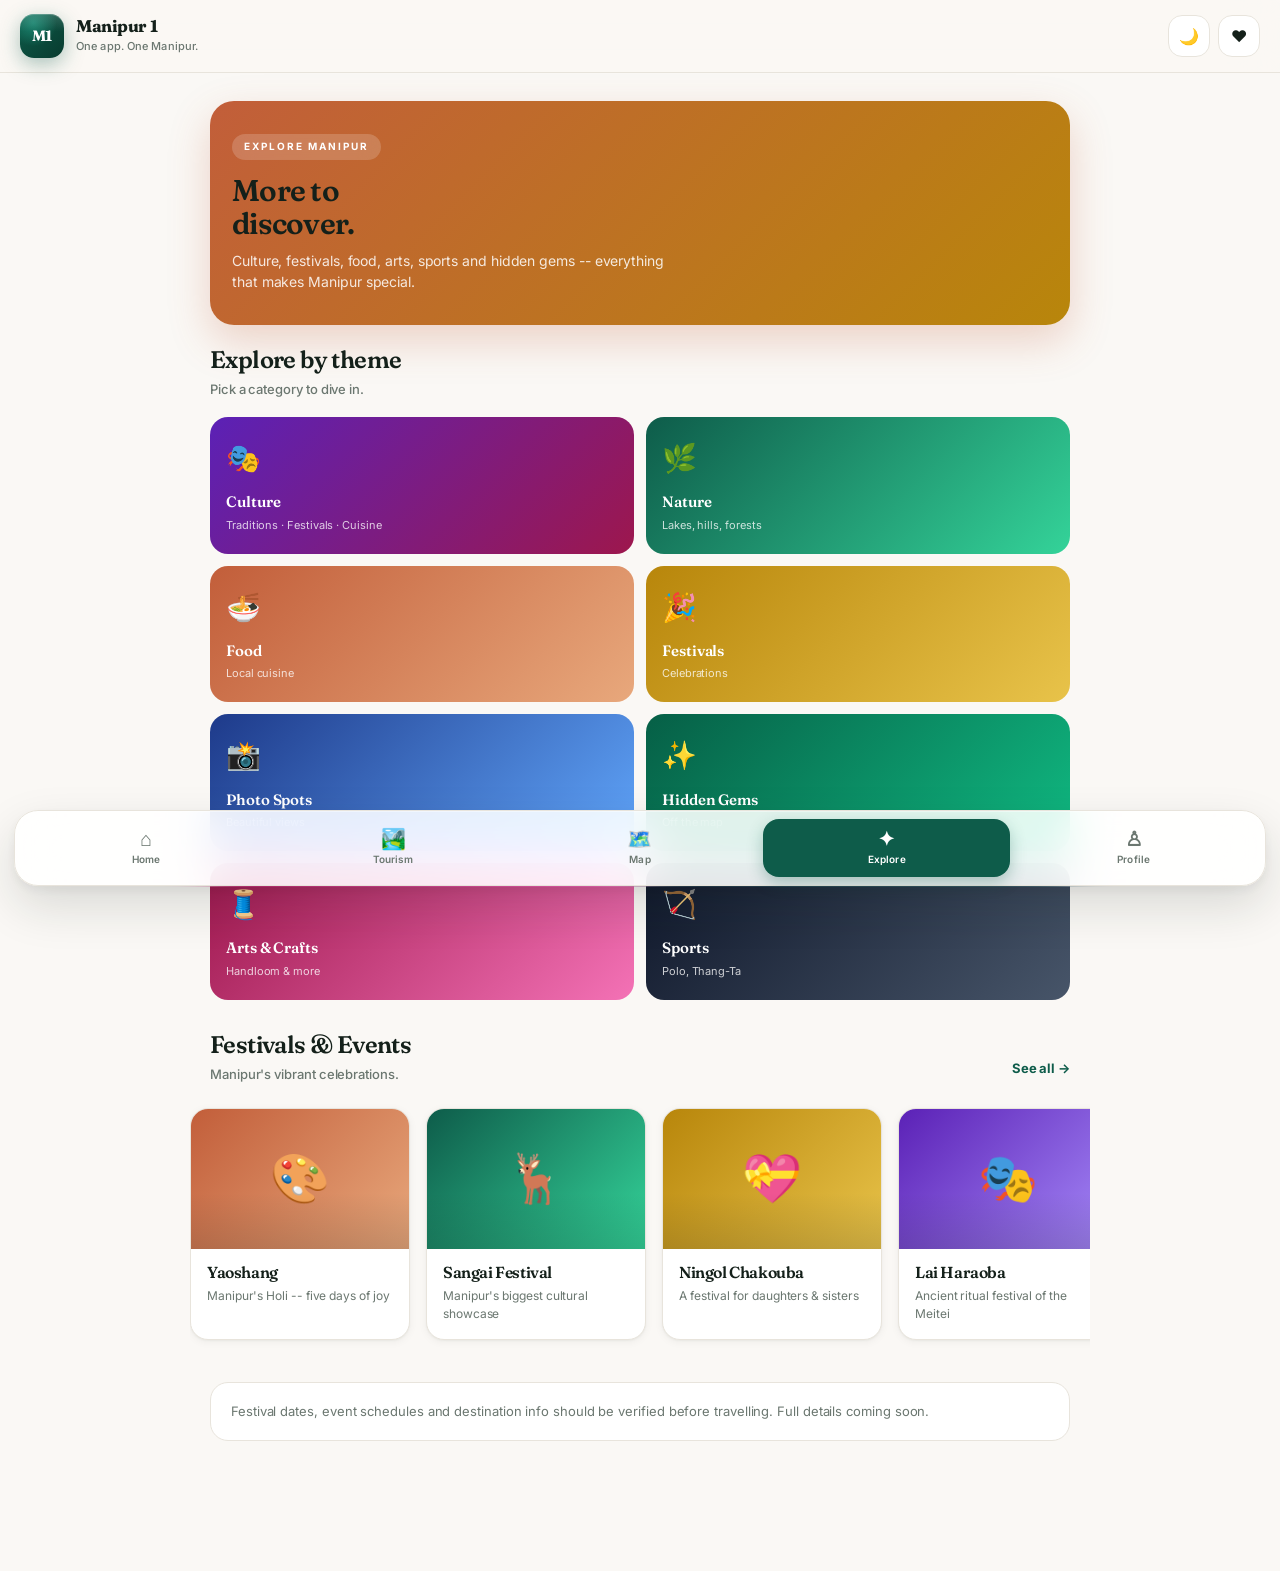
<file: explore.html>
<!DOCTYPE html>
<html lang="en">
<head>
<meta charset="UTF-8">
<meta name="viewport" content="width=device-width, initial-scale=1.0, viewport-fit=cover">
<meta name="theme-color" content="#0E5C4A">
<title>Explore -- Manipur 1</title>

<link rel="preconnect" href="https://fonts.googleapis.com">
<link rel="preconnect" href="https://fonts.gstatic.com" crossorigin>
<link href="https://fonts.googleapis.com/css2?family=Fraunces:opsz,wght@9..144,400;9..144,600;9..144,700&family=Inter:wght@400;500;600;700&display=swap" rel="stylesheet">

<link rel="stylesheet" href="css/style.css">

<style>
.explore-hero {
  border-radius: var(--radius-lg);
  padding: 32px 22px;
  margin: 8px 0 22px;
  background: linear-gradient(135deg, #C25E3A 0%, #B8860B 100%);
  color: white;
  box-shadow: 0 16px 40px rgba(194, 94, 58, 0.25);
}
.explore-hero small {
  display: inline-block;
  background: rgba(255,255,255,0.18);
  backdrop-filter: blur(10px);
  font-size: 10px; font-weight: 700; letter-spacing: 2px;
  padding: 5px 12px; border-radius: 999px;
  margin-bottom: 14px;
}
.explore-hero h1 {
  font-size: 30px; line-height: 1.1; margin-bottom: 10px;
}
.explore-hero p {
  color: rgba(255,255,255,0.85);
  font-size: 14px; line-height: 1.55;
  max-width: 460px;
}

.explore-grid {
  display: grid;
  gap: 12px;
  grid-template-columns: repeat(2, 1fr);
}
.explore-card {
  position: relative;
  padding: 20px 16px;
  border-radius: var(--radius);
  min-height: 130px;
  color: white;
  cursor: pointer;
  transition: transform 0.15s ease;
  display: flex;
  flex-direction: column;
  justify-content: flex-end;
  border: none;
  text-align: left;
  overflow: hidden;
  text-decoration: none;
}
.explore-card:active { transform: scale(0.97); }
.explore-card-icon {
  font-size: 28px;
  margin-bottom: 10px;
}
.explore-card strong {
  display: block;
  font-size: 15px;
  font-family: 'Fraunces', serif;
  font-weight: 600;
}
.explore-card span {
  display: block;
  font-size: 11px;
  color: rgba(255,255,255,0.78);
  margin-top: 3px;
}

.ec-culture   { background: linear-gradient(135deg, #5B21B6, #9D174D); }
.ec-nature    { background: linear-gradient(135deg, #0E5C4A, #34D399); }
.ec-food      { background: linear-gradient(135deg, #C25E3A, #E8A87C); }
.ec-festival  { background: linear-gradient(135deg, #B8860B, #E8C34A); }
.ec-photo     { background: linear-gradient(135deg, #1E3A8A, #60A5FA); }
.ec-hidden    { background: linear-gradient(135deg, #065F46, #10B981); }
.ec-arts      { background: linear-gradient(135deg, #9D174D, #F472B6); }
.ec-sports    { background: linear-gradient(135deg, #0F172A, #475569); }
</style>
</head>
<body>

<header class="topbar">
  <div class="brand">
    <a href="index.html" class="logo">M1</a>
    <div class="brand-text">
      <h1>Manipur 1</h1>
      <p>One app. One Manipur.</p>
    </div>
  </div>
  <div class="topbar-actions">
    <button class="icon-btn" onclick="toggleTheme()" aria-label="Toggle theme">
      <span id="themeIcon">🌙</span>
    </button>
    <a class="icon-btn" href="profile.html" aria-label="Saved">
      <span>❤️</span>
    </a>
  </div>
</header>

<main class="container">

  <section class="explore-hero">
    <small>EXPLORE MANIPUR</small>
    <h1>More to<br>discover.</h1>
    <p>
      Culture, festivals, food, arts, sports and hidden gems --
      everything that makes Manipur special.
    </p>
  </section>

  <div class="section-header" style="margin-top:0;">
    <div>
      <h3>Explore by theme</h3>
      <p>Pick a category to dive in.</p>
    </div>
  </div>

  <div class="explore-grid">

    <a href="culture.html" class="explore-card ec-culture">
      <div class="explore-card-icon">🎭</div>
      <strong>Culture</strong>
      <span>Traditions · Festivals · Cuisine</span>
    </a>

    <a href="tourism.html?cat=nature" class="explore-card ec-nature">
      <div class="explore-card-icon">🌿</div>
      <strong>Nature</strong>
      <span>Lakes, hills, forests</span>
    </a>

    <a href="food.html" class="explore-card ec-food">
      <div class="explore-card-icon">🍜</div>
      <strong>Food</strong>
      <span>Local cuisine</span>
    </a>

    <a href="culture.html" class="explore-card ec-festival">
      <div class="explore-card-icon">🎉</div>
      <strong>Festivals</strong>
      <span>Celebrations</span>
    </a>

    <a href="tourism.html?cat=photo" class="explore-card ec-photo">
      <div class="explore-card-icon">📸</div>
      <strong>Photo Spots</strong>
      <span>Beautiful views</span>
    </a>

    <a href="tourism.html" class="explore-card ec-hidden">
      <div class="explore-card-icon">✨</div>
      <strong>Hidden Gems</strong>
      <span>Off the map</span>
    </a>

    <a href="culture.html" class="explore-card ec-arts">
      <div class="explore-card-icon">🧵</div>
      <strong>Arts & Crafts</strong>
      <span>Handloom & more</span>
    </a>

    <a href="culture.html" class="explore-card ec-sports">
      <div class="explore-card-icon">🏹</div>
      <strong>Sports</strong>
      <span>Polo, Thang-Ta</span>
    </a>

  </div>

  <div class="section-header" style="margin-top:32px;">
    <div>
      <h3>Festivals & Events</h3>
      <p>Manipur's vibrant celebrations.</p>
    </div>
    <a href="culture.html" class="see-all">See all →</a>
  </div>

  <div class="hscroll" id="festivalScroll"></div>

  <div class="note" style="margin-top:24px;">
    Festival dates, event schedules and destination info should be
    verified before travelling. Full details coming soon.
  </div>

</main>

<nav class="bottom-nav">
  <a href="index.html" class="nav-btn">
    <span>⌂</span>
    Home
  </a>
  <a href="tourism.html" class="nav-btn">
    <span>🏞️</span>
    Tourism
  </a>
  <a href="map.html" class="nav-btn">
    <span>🗺️</span>
    Map
  </a>
  <a href="explore.html" class="nav-btn active">
    <span>✦</span>
    Explore
  </a>
  <a href="profile.html" class="nav-btn">
    <span>♙</span>
    Profile
  </a>
</nav>

<script src="js/data.js"></script>
<script src="js/app.js"></script>
<script>
  document.getElementById('festivalScroll').innerHTML =
    festivals.map(renderFestivalCard).join('');
</script>

</body>
</html>
</file>
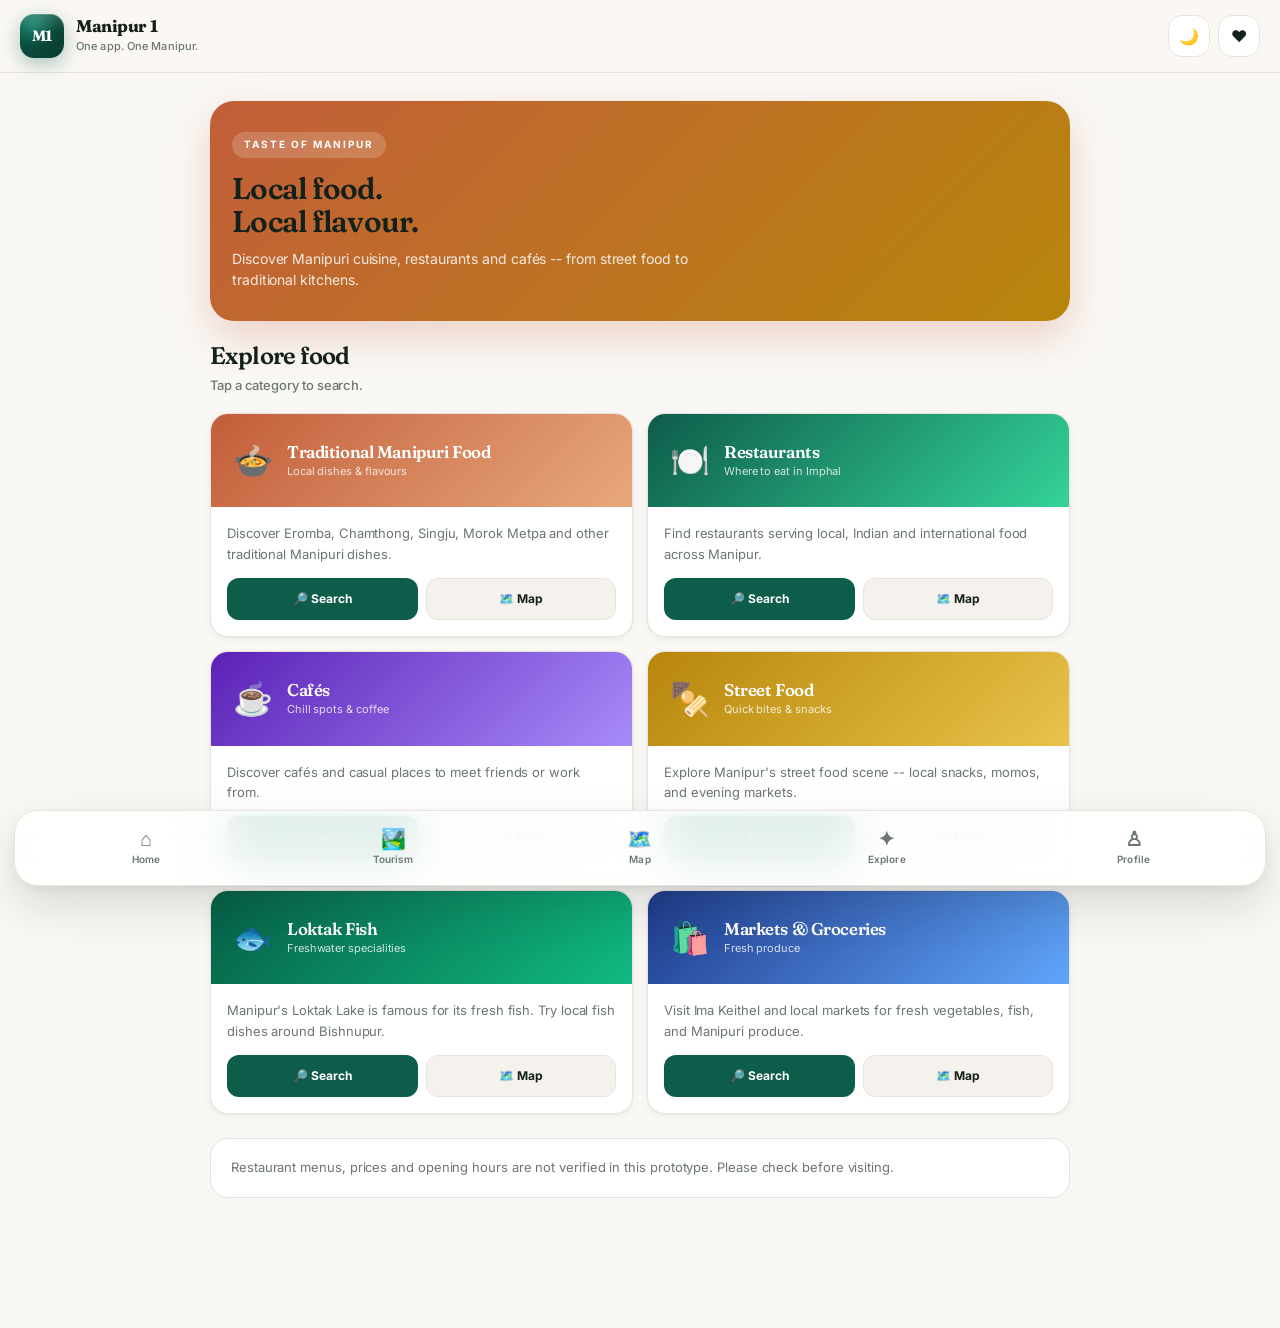
<file: food.html>
<!DOCTYPE html>
<html lang="en">
<head>
<meta charset="UTF-8">
<meta name="viewport" content="width=device-width, initial-scale=1.0, viewport-fit=cover">
<meta name="theme-color" content="#0E5C4A">
<title>Food -- Manipur 1</title>
<link rel="preconnect" href="https://fonts.googleapis.com">
<link rel="preconnect" href="https://fonts.gstatic.com" crossorigin>
<link href="https://fonts.googleapis.com/css2?family=Fraunces:opsz,wght@9..144,400;9..144,600;9..144,700&family=Inter:wght@400;500;600;700&display=swap" rel="stylesheet">
<link rel="stylesheet" href="css/style.css">
<style>
.page-hero {
  border-radius: var(--radius-lg); padding: 30px 22px; margin: 8px 0 22px;
  background: linear-gradient(135deg, #C25E3A 0%, #B8860B 100%);
  color: white; box-shadow: 0 16px 40px rgba(194,94,58,0.25);
}
.page-hero small { display:inline-block; background:rgba(255,255,255,0.18); font-size:10px; font-weight:700; letter-spacing:2px; padding:5px 12px; border-radius:999px; margin-bottom:14px; }
.page-hero h1 { font-size:30px; line-height:1.1; margin-bottom:10px; }
.page-hero p { color:rgba(255,255,255,0.85); font-size:14px; line-height:1.55; max-width:460px; }
.card-grid { display:grid; gap:14px; grid-template-columns:1fr; }
.food-card {
  background: var(--surface); border:1px solid var(--border); border-radius: var(--radius);
  overflow:hidden; box-shadow: var(--shadow-sm); text-decoration:none; color:inherit;
  transition: transform 0.15s ease; display:block;
}
.food-card:active { transform: scale(0.98); }
.food-card-top {
  padding: 22px; display:flex; align-items:center; gap:14px; color:white;
}
.food-card-icon { font-size:32px; }
.food-card-top h3 { font-size:17px; color:white; }
.food-card-top p { font-size:11px; color:rgba(255,255,255,0.8); margin-top:2px; }
.food-card-body { padding:16px; }
.food-card-body p { color:var(--text-muted); font-size:13px; line-height:1.55; margin-bottom:14px; }
.btn-row { display:grid; grid-template-columns:1fr 1fr; gap:8px; }
.mini-btn { padding:11px; border-radius:12px; font-size:12px; font-weight:700; text-align:center; cursor:pointer; border:none; }
.mini-primary { background: var(--primary); color:white; }
.mini-secondary { background: var(--surface-2); color:var(--text); border:1px solid var(--border); }
@media (min-width:700px) { .card-grid { grid-template-columns:repeat(2,1fr); } }
</style>
</head>
<body>
<header class="topbar">
  <div class="brand">
    <a href="index.html" class="logo">M1</a>
    <div class="brand-text"><h1>Manipur 1</h1><p>One app. One Manipur.</p></div>
  </div>
  <div class="topbar-actions">
    <button class="icon-btn" onclick="toggleTheme()" aria-label="Toggle theme"><span id="themeIcon">🌙</span></button>
    <a class="icon-btn" href="profile.html" aria-label="Saved"><span>❤️</span></a>
  </div>
</header>
<main class="container">
  <section class="page-hero">
    <small>TASTE OF MANIPUR</small>
    <h1>Local food.<br>Local flavour.</h1>
    <p>Discover Manipuri cuisine, restaurants and cafés -- from street food to traditional kitchens.</p>
  </section>

  <div class="section-header" style="margin-top:0;">
    <div><h3>Explore food</h3><p>Tap a category to search.</p></div>
  </div>

  <div class="card-grid">

    <div class="food-card">
      <div class="food-card-top" style="background:linear-gradient(135deg,#C25E3A,#E8A87C);">
        <div class="food-card-icon">🍲</div>
        <div><h3>Traditional Manipuri Food</h3><p>Local dishes & flavours</p></div>
      </div>
      <div class="food-card-body">
        <p>Discover Eromba, Chamthong, Singju, Morok Metpa and other traditional Manipuri dishes.</p>
        <div class="btn-row">
          <button class="mini-btn mini-primary" onclick="searchGoogle('traditional Manipuri food dishes')">🔎 Search</button>
          <button class="mini-btn mini-secondary" onclick="openMaps('Manipuri restaurants Manipur')">🗺️ Map</button>
        </div>
      </div>
    </div>

    <div class="food-card">
      <div class="food-card-top" style="background:linear-gradient(135deg,#0E5C4A,#34D399);">
        <div class="food-card-icon">🍽️</div>
        <div><h3>Restaurants</h3><p>Where to eat in Imphal</p></div>
      </div>
      <div class="food-card-body">
        <p>Find restaurants serving local, Indian and international food across Manipur.</p>
        <div class="btn-row">
          <button class="mini-btn mini-primary" onclick="searchGoogle('best restaurants Imphal Manipur')">🔎 Search</button>
          <button class="mini-btn mini-secondary" onclick="openMaps('restaurants in Imphal Manipur')">🗺️ Map</button>
        </div>
      </div>
    </div>

    <div class="food-card">
      <div class="food-card-top" style="background:linear-gradient(135deg,#5B21B6,#A78BFA);">
        <div class="food-card-icon">☕</div>
        <div><h3>Cafés</h3><p>Chill spots & coffee</p></div>
      </div>
      <div class="food-card-body">
        <p>Discover cafés and casual places to meet friends or work from.</p>
        <div class="btn-row">
          <button class="mini-btn mini-primary" onclick="searchGoogle('cafes in Imphal Manipur')">🔎 Search</button>
          <button class="mini-btn mini-secondary" onclick="openMaps('cafes in Imphal Manipur')">🗺️ Map</button>
        </div>
      </div>
    </div>

    <div class="food-card">
      <div class="food-card-top" style="background:linear-gradient(135deg,#B8860B,#E8C34A);">
        <div class="food-card-icon">🍢</div>
        <div><h3>Street Food</h3><p>Quick bites & snacks</p></div>
      </div>
      <div class="food-card-body">
        <p>Explore Manipur's street food scene -- local snacks, momos, and evening markets.</p>
        <div class="btn-row">
          <button class="mini-btn mini-primary" onclick="searchGoogle('street food Manipur Imphal')">🔎 Search</button>
          <button class="mini-btn mini-secondary" onclick="openMaps('street food Imphal Manipur')">🗺️ Map</button>
        </div>
      </div>
    </div>

    <div class="food-card">
      <div class="food-card-top" style="background:linear-gradient(135deg,#065F46,#10B981);">
        <div class="food-card-icon">🐟</div>
        <div><h3>Loktak Fish</h3><p>Freshwater specialities</p></div>
      </div>
      <div class="food-card-body">
        <p>Manipur's Loktak Lake is famous for its fresh fish. Try local fish dishes around Bishnupur.</p>
        <div class="btn-row">
          <button class="mini-btn mini-primary" onclick="searchGoogle('Loktak fish Manipur cuisine')">🔎 Search</button>
          <button class="mini-btn mini-secondary" onclick="openMaps('Loktak Lake restaurants Manipur')">🗺️ Map</button>
        </div>
      </div>
    </div>

    <div class="food-card">
      <div class="food-card-top" style="background:linear-gradient(135deg,#1E3A8A,#60A5FA);">
        <div class="food-card-icon">🛍️</div>
        <div><h3>Markets & Groceries</h3><p>Fresh produce</p></div>
      </div>
      <div class="food-card-body">
        <p>Visit Ima Keithel and local markets for fresh vegetables, fish, and Manipuri produce.</p>
        <div class="btn-row">
          <button class="mini-btn mini-primary" onclick="searchGoogle('Manipur local markets vegetables')">🔎 Search</button>
          <button class="mini-btn mini-secondary" onclick="openMaps('Ima Keithel Imphal Manipur')">🗺️ Map</button>
        </div>
      </div>
    </div>

  </div>

  <div class="note" style="margin-top:24px;">
    Restaurant menus, prices and opening hours are not verified in this prototype. Please check before visiting.
  </div>
</main>
<nav class="bottom-nav">
  <a href="index.html" class="nav-btn"><span>⌂</span>Home</a>
  <a href="tourism.html" class="nav-btn"><span>🏞️</span>Tourism</a>
  <a href="map.html" class="nav-btn"><span>🗺️</span>Map</a>
  <a href="explore.html" class="nav-btn"><span>✦</span>Explore</a>
  <a href="profile.html" class="nav-btn"><span>♙</span>Profile</a>
</nav>
<script src="js/data.js"></script>
<script src="js/app.js"></script>
</body>
</html>
</file>
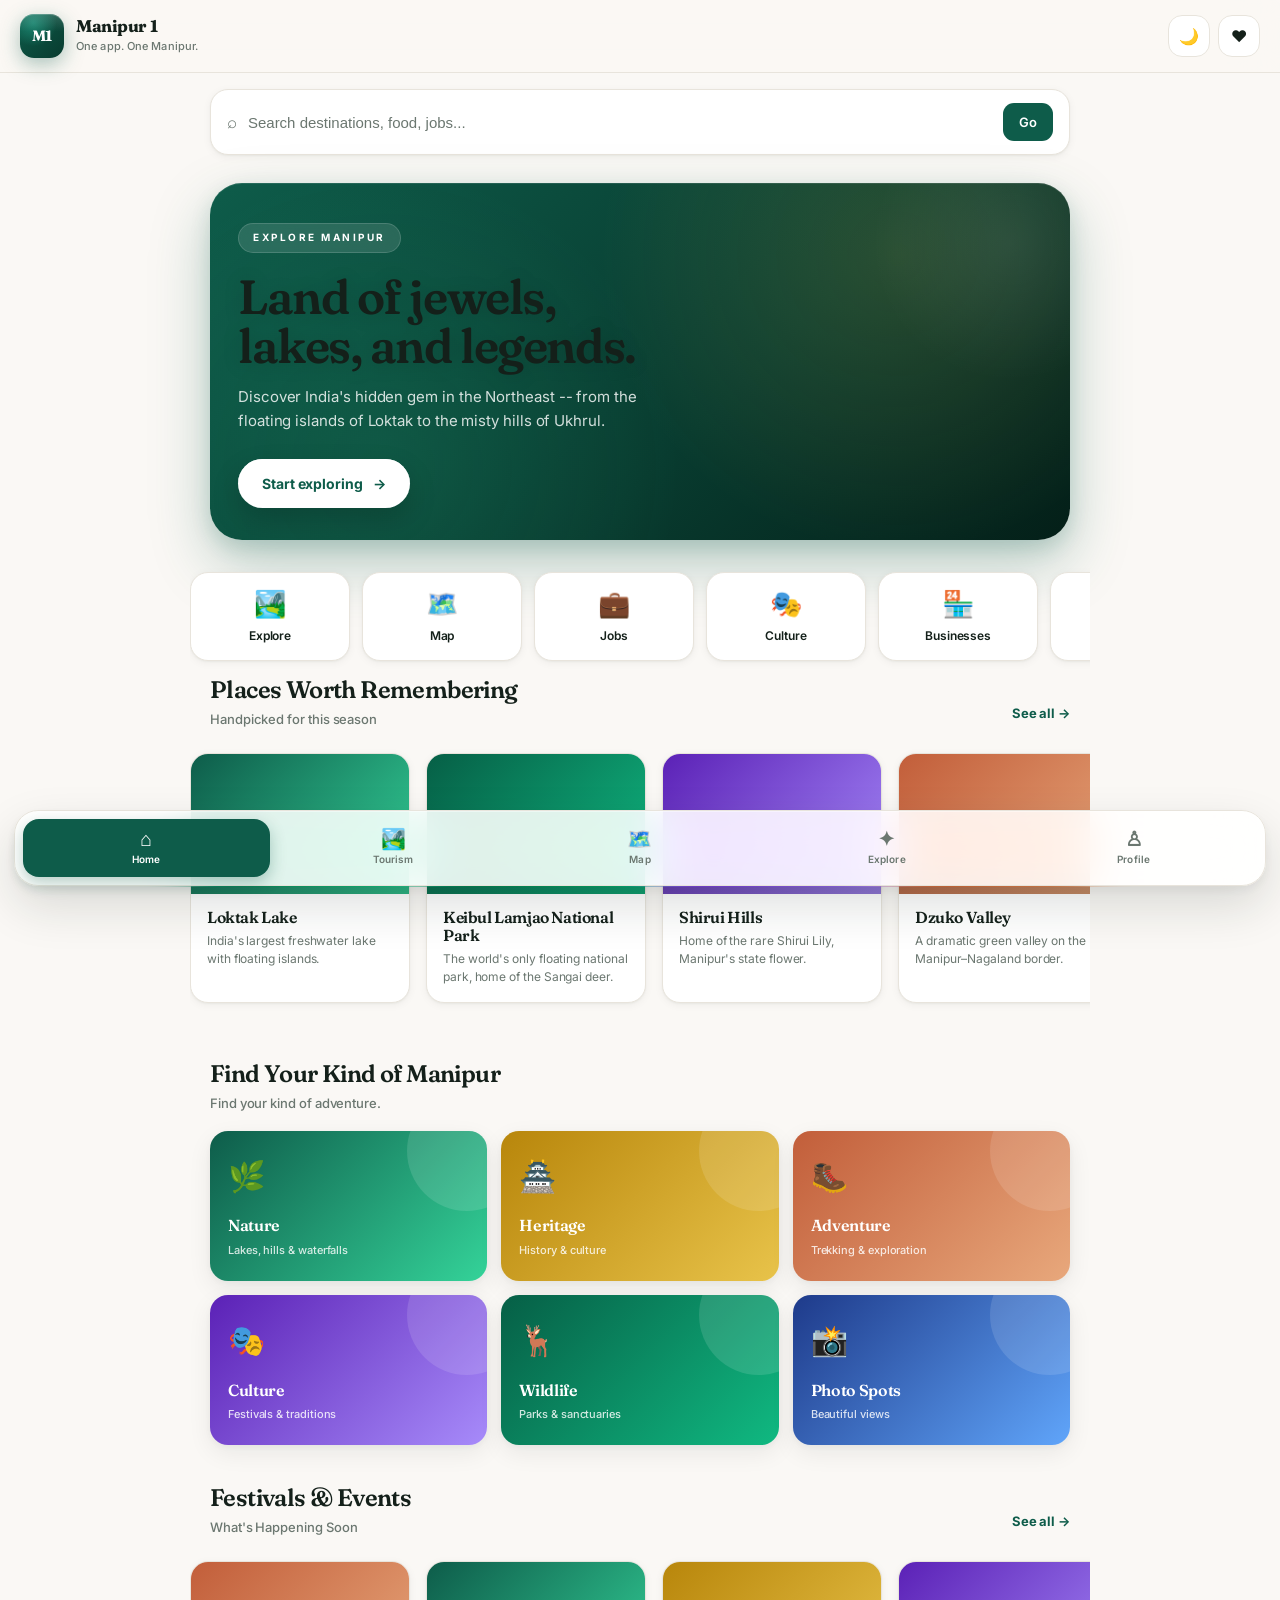
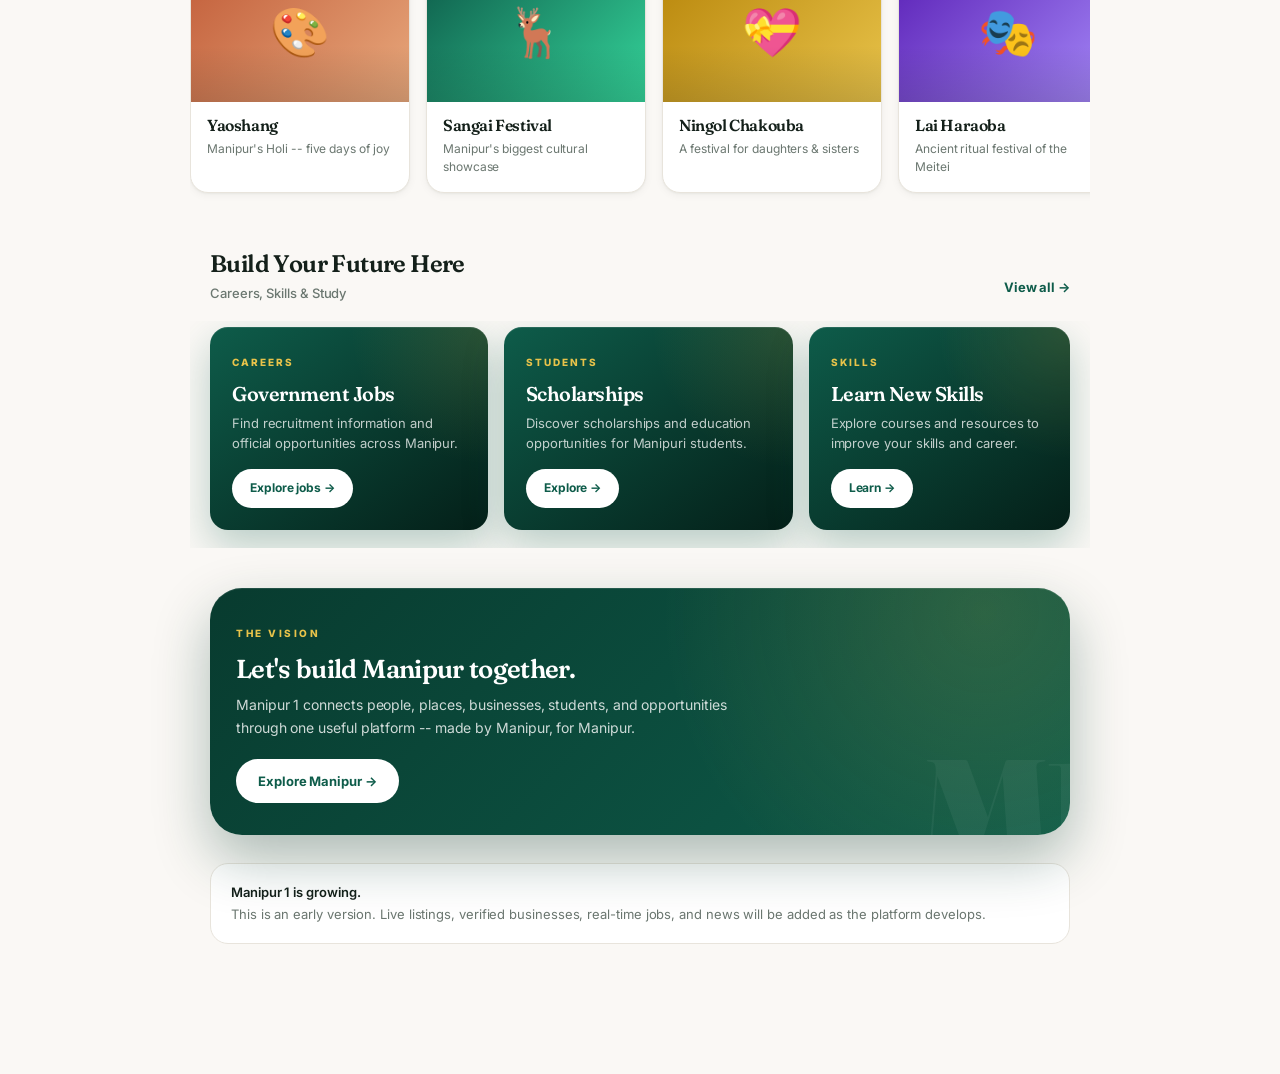
<file: index-new.html>
<!DOCTYPE html>
<html lang="en">
<head>
<meta charset="UTF-8">
<meta name="viewport" content="width=device-width, initial-scale=1.0, viewport-fit=cover">
<meta name="theme-color" content="#0E5C4A">
<title>Manipur 1 -- One app. One Manipur.</title>

<link rel="preconnect" href="https://fonts.googleapis.com">
<link rel="preconnect" href="https://fonts.gstatic.com" crossorigin>
<link href="https://fonts.googleapis.com/css2?family=Fraunces:opsz,wght@9..144,400;9..144,600;9..144,700&family=Inter:wght@400;500;600;700&display=swap" rel="stylesheet">

<link rel="stylesheet" href="css/style.css">
</head>
<body>

<!-- ============ HEADER ============ -->
<header class="topbar">
  <div class="brand">
    <div class="logo">M1</div>
    <div class="brand-text">
      <h1>Manipur 1</h1>
      <p>One app. One Manipur.</p>
    </div>
  </div>
  <div class="topbar-actions">
    <button class="icon-btn" onclick="toggleTheme()" aria-label="Toggle theme">
      <span id="themeIcon">🌙</span>
    </button>
    <a class="icon-btn" href="profile.html" aria-label="Saved places">
      <span>❤️</span>
    </a>
  </div>
</header>

<!-- ============ SEARCH ============ -->
<div class="search-wrap">
  <div class="search-box">
    <span class="search-icon">⌕</span>
    <input id="searchInput" type="text" placeholder="Search destinations, food, jobs...">
    <button onclick="performSearch()" class="search-btn">Go</button>
  </div>
</div>

<!-- ============ MAIN ============ -->
<main class="container">

  <!-- HERO -->
  <section class="hero-editorial">
    <div class="hero-badge">EXPLORE MANIPUR</div>
    <h2 class="hero-title">
      Land of jewels,<br>
      lakes, and legends.
    </h2>
    <p class="hero-subtitle">
      Discover India's hidden gem in the Northeast -- from the floating
      islands of Loktak to the misty hills of Ukhrul.
    </p>
    <a href="tourism.html" class="hero-cta">
      Start exploring <span>→</span>
    </a>
    <div class="hero-pattern"></div>
  </section>

  <!-- QUICK ACTIONS -->
    <div class="quick-actions">
      <a href="tourism.html" class="quick-action">
        <div class="qa-icon">🏞️</div>
        <strong>Explore</strong>
      </a>
      <a href="map.html" class="quick-action">
        <div class="qa-icon">🗺️</div>
        <strong>Map</strong>
      </a>
      <a href="jobs.html" class="quick-action">
        <div class="qa-icon">💼</div>
        <strong>Jobs</strong>
      </a>
      <a href="culture.html" class="quick-action">
        <div class="qa-icon">🎭</div>
        <strong>Culture</strong>
      </a>
      <a href="businesses.html" class="quick-action">
        <div class="qa-icon">🏪</div>
        <strong>Businesses</strong>
      </a>
      <a href="services.html" class="quick-action">
        <div class="qa-icon">🪪</div>
        <strong>Services</strong>
      </a>
    </div>
  </section>

  <!-- PLACES WORTH REMEMBERING  -->
  <section class="section">
    <div class="section-header">
      <div>
        <h3>Places Worth Remembering</h3>
        <p>Handpicked for this season</p>
      </div>
      <a href="tourism.html" class="see-all">See all →</a>
    </div>
    <div class="hscroll" id="featuredScroll"></div>
  </section>

  <!-- CATEGORIES -->
  <section class="section">
    <div class="section-header">
      <div>
        <h3>Find Your Kind of Manipur</h3>
        <p>Find your kind of adventure.</p>
      </div>
    </div>
    <div class="category-grid" id="categoryGrid"></div>
  </section>

  <!-- FESTIVALS -->
  <section class="section">
    <div class="section-header">
      <div>
        <h3>Festivals & Events</h3>
        <p>What's Happening Soon</p>
      </div>
      <a href="explore.html" class="see-all">See all →</a>
    </div>
    <div class="hscroll" id="festivalScroll"></div>
  </section>

  <!-- OPPORTUNITIES -->
  <section class="section">
    <div class="section-header">
      <div>
        <h3>Build Your Future Here</h3>
        <p>Careers, Skills & Study</p>
      </div>
      <a href="jobs.html" class="see-all">View all →</a>
    </div>
    <div class="hscroll">
      <div class="opp-card">
        <small>CAREERS</small>
        <h4>Government Jobs</h4>
        <p>Find recruitment information and official opportunities across Manipur.</p>
        <a href="jobs.html">Explore jobs →</a>
      </div>
      <div class="opp-card">
        <small>STUDENTS</small>
        <h4>Scholarships</h4>
        <p>Discover scholarships and education opportunities for Manipuri students.</p>
        <a href="student.html">Explore →</a>
      </div>
      <div class="opp-card">
        <small>SKILLS</small>
        <h4>Learn New Skills</h4>
        <p>Explore courses and resources to improve your skills and career.</p>
        <a href="student.html">Learn →</a>
      </div>
    </div>
  </section>

  <!-- VISION BANNER -->
  <section class="vision-banner">
    <small>THE VISION</small>
    <h3>Let's build Manipur together.</h3>
    <p>
      Manipur 1 connects people, places, businesses, students,
      and opportunities through one useful platform -- made by
      Manipur, for Manipur.
    </p>
    <a href="explore.html" class="vision-cta">Explore Manipur →</a>
  </section>

  <!-- NOTE -->
  <div class="note">
    <strong>Manipur 1 is growing.</strong><br>
    This is an early version. Live listings, verified businesses,
    real-time jobs, and news will be added as the platform develops.
  </div>

</main>

<!-- ============ BOTTOM NAV ============ -->
<nav class="bottom-nav">
  <a href="index.html" class="nav-btn active">
    <span>⌂</span>
    Home
  </a>
  <a href="tourism.html" class="nav-btn">
    <span>🏞️</span>
    Tourism
  </a>
  <a href="map.html" class="nav-btn">
    <span>🗺️</span>
    Map
  </a>
  <a href="explore.html" class="nav-btn">
    <span>✦</span>
    Explore
  </a>
  <a href="profile.html" class="nav-btn">
    <span>♙</span>
    Profile
  </a>
</nav>

<script src="js/data.js"></script>
<script src="js/app.js"></script>
<script>
  // Render the featured destinations
  const featuredDestinations = destinations.filter(d => d.featured).slice(0, 6);
  document.getElementById('featuredScroll').innerHTML =
    featuredDestinations.map(renderDestinationCard).join('');

  // Render the categories
  document.getElementById('categoryGrid').innerHTML = categories.map(c => `
    <a href="tourism.html?cat=${c.id}" class="category-card cat-${c.id}">
      <div class="cat-icon">${c.icon}</div>
      <strong>${c.name}</strong>
      <span>${c.desc}</span>
    </a>
  `).join('');

  // Render the festivals
  document.getElementById('festivalScroll').innerHTML =
    festivals.map(renderFestivalCard).join('');
</script>

</body>
</html>
</file>
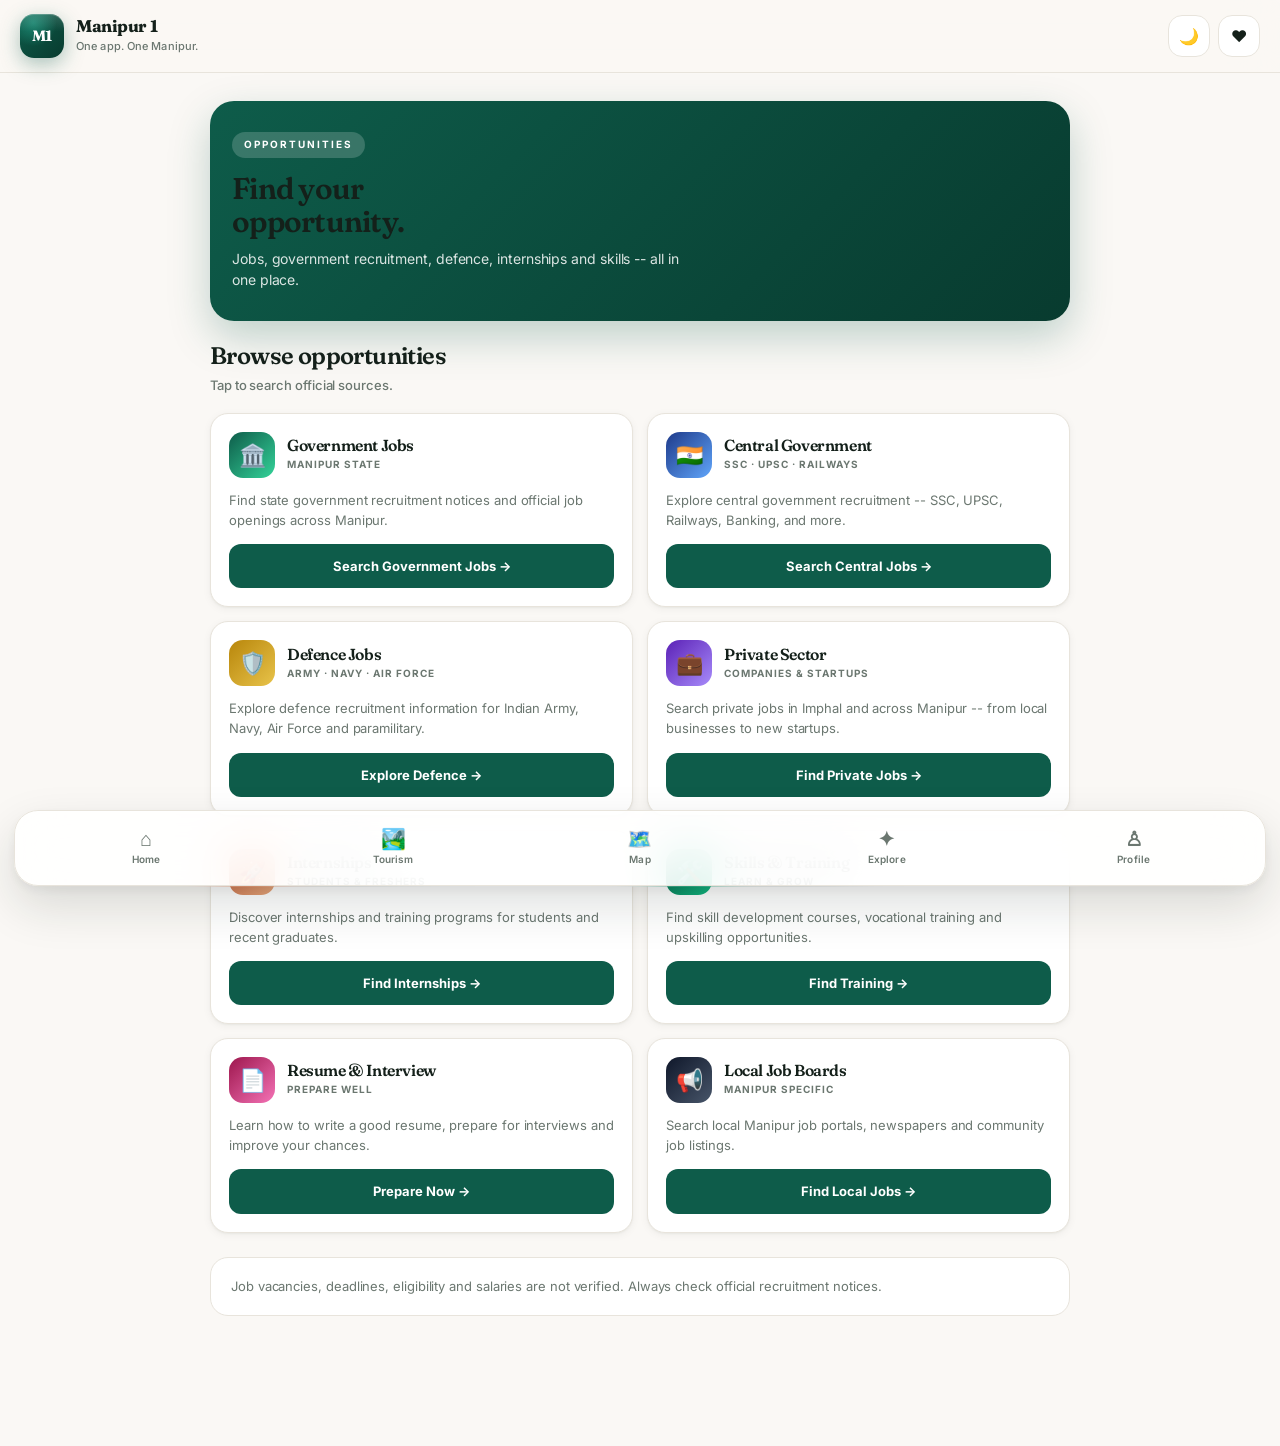
<file: jobs.html>
<!DOCTYPE html>
<html lang="en">
<head>
<meta charset="UTF-8">
<meta name="viewport" content="width=device-width, initial-scale=1.0, viewport-fit=cover">
<meta name="theme-color" content="#0E5C4A">
<title>Jobs -- Manipur 1</title>
<link rel="preconnect" href="https://fonts.googleapis.com">
<link rel="preconnect" href="https://fonts.gstatic.com" crossorigin>
<link href="https://fonts.googleapis.com/css2?family=Fraunces:opsz,wght@9..144,400;9..144,600;9..144,700&family=Inter:wght@400;500;600;700&display=swap" rel="stylesheet">
<link rel="stylesheet" href="css/style.css">
<style>
.page-hero {
  border-radius: var(--radius-lg); padding: 30px 22px; margin: 8px 0 22px;
  background: linear-gradient(135deg, #0E5C4A 0%, #083B2F 100%);
  color: white; box-shadow: 0 16px 40px rgba(14,92,74,0.25);
}
.page-hero small { display:inline-block; background:rgba(255,255,255,0.18); font-size:10px; font-weight:700; letter-spacing:2px; padding:5px 12px; border-radius:999px; margin-bottom:14px; }
.page-hero h1 { font-size:30px; line-height:1.1; margin-bottom:10px; }
.page-hero p { color:rgba(255,255,255,0.85); font-size:14px; line-height:1.55; max-width:460px; }
.card-grid { display:grid; gap:14px; grid-template-columns:1fr; }
.job-card {
  background: var(--surface); border:1px solid var(--border); border-radius: var(--radius);
  padding:18px; box-shadow: var(--shadow-sm);
  transition: transform 0.15s ease;
}
.job-card:active { transform: scale(0.98); }
.job-card-top { display:flex; align-items:center; gap:12px; margin-bottom:12px; }
.job-icon { width:46px; height:46px; border-radius:14px; display:flex; align-items:center; justify-content:center; font-size:22px; color:white; flex-shrink:0; }
.job-card h3 { font-size:16px; margin-bottom:2px; }
.job-card .tag { font-size:10px; color:var(--text-muted); font-weight:700; letter-spacing:1px; text-transform:uppercase; }
.job-card p { color:var(--text-muted); font-size:13px; line-height:1.55; margin-bottom:14px; }
.job-btn {
  display:block; width:100%; padding:12px; border-radius:12px; background:var(--primary);
  color:white; font-weight:700; font-size:13px; text-align:center; cursor:pointer; border:none;
}
@media (min-width:700px) { .card-grid { grid-template-columns:repeat(2,1fr); } }
</style>
</head>
<body>
<header class="topbar">
  <div class="brand">
    <a href="index.html" class="logo">M1</a>
    <div class="brand-text"><h1>Manipur 1</h1><p>One app. One Manipur.</p></div>
  </div>
  <div class="topbar-actions">
    <button class="icon-btn" onclick="toggleTheme()"><span id="themeIcon">🌙</span></button>
    <a class="icon-btn" href="profile.html"><span>❤️</span></a>
  </div>
</header>
<main class="container">
  <section class="page-hero">
    <small>OPPORTUNITIES</small>
    <h1>Find your<br>opportunity.</h1>
    <p>Jobs, government recruitment, defence, internships and skills -- all in one place.</p>
  </section>

  <div class="section-header" style="margin-top:0;">
    <div><h3>Browse opportunities</h3><p>Tap to search official sources.</p></div>
  </div>

  <div class="card-grid">

    <div class="job-card">
      <div class="job-card-top">
        <div class="job-icon" style="background:linear-gradient(135deg,#0E5C4A,#34D399);">🏛️</div>
        <div><h3>Government Jobs</h3><div class="tag">Manipur State</div></div>
      </div>
      <p>Find state government recruitment notices and official job openings across Manipur.</p>
      <button class="job-btn" onclick="searchGoogle('Manipur government jobs recruitment official')">Search Government Jobs →</button>
    </div>

    <div class="job-card">
      <div class="job-card-top">
        <div class="job-icon" style="background:linear-gradient(135deg,#1E3A8A,#60A5FA);">🇮🇳</div>
        <div><h3>Central Government</h3><div class="tag">SSC · UPSC · Railways</div></div>
      </div>
      <p>Explore central government recruitment -- SSC, UPSC, Railways, Banking, and more.</p>
      <button class="job-btn" onclick="searchGoogle('central government jobs India official SSC UPSC')">Search Central Jobs →</button>
    </div>

    <div class="job-card">
      <div class="job-card-top">
        <div class="job-icon" style="background:linear-gradient(135deg,#B8860B,#E8C34A);">🛡️</div>
        <div><h3>Defence Jobs</h3><div class="tag">Army · Navy · Air Force</div></div>
      </div>
      <p>Explore defence recruitment information for Indian Army, Navy, Air Force and paramilitary.</p>
      <button class="job-btn" onclick="searchGoogle('defence recruitment India official')">Explore Defence →</button>
    </div>

    <div class="job-card">
      <div class="job-card-top">
        <div class="job-icon" style="background:linear-gradient(135deg,#5B21B6,#A78BFA);">💼</div>
        <div><h3>Private Sector</h3><div class="tag">Companies & Startups</div></div>
      </div>
      <p>Search private jobs in Imphal and across Manipur -- from local businesses to new startups.</p>
      <button class="job-btn" onclick="searchGoogle('private jobs Manipur Imphal')">Find Private Jobs →</button>
    </div>

    <div class="job-card">
      <div class="job-card-top">
        <div class="job-icon" style="background:linear-gradient(135deg,#C25E3A,#E8A87C);">🚀</div>
        <div><h3>Internships</h3><div class="tag">Students & Freshers</div></div>
      </div>
      <p>Discover internships and training programs for students and recent graduates.</p>
      <button class="job-btn" onclick="searchGoogle('internships India students')">Find Internships →</button>
    </div>

    <div class="job-card">
      <div class="job-card-top">
        <div class="job-icon" style="background:linear-gradient(135deg,#065F46,#10B981);">🛠️</div>
        <div><h3>Skills & Training</h3><div class="tag">Learn & grow</div></div>
      </div>
      <p>Find skill development courses, vocational training and upskilling opportunities.</p>
      <button class="job-btn" onclick="searchGoogle('skill development courses Manipur')">Find Training →</button>
    </div>

    <div class="job-card">
      <div class="job-card-top">
        <div class="job-icon" style="background:linear-gradient(135deg,#9D174D,#F472B6);">📄</div>
        <div><h3>Resume & Interview</h3><div class="tag">Prepare well</div></div>
      </div>
      <p>Learn how to write a good resume, prepare for interviews and improve your chances.</p>
      <button class="job-btn" onclick="searchGoogle('resume writing interview preparation tips')">Prepare Now →</button>
    </div>

    <div class="job-card">
      <div class="job-card-top">
        <div class="job-icon" style="background:linear-gradient(135deg,#0F172A,#475569);">📢</div>
        <div><h3>Local Job Boards</h3><div class="tag">Manipur specific</div></div>
      </div>
      <p>Search local Manipur job portals, newspapers and community job listings.</p>
      <button class="job-btn" onclick="searchGoogle('Manipur local job listings newspapers')">Find Local Jobs →</button>
    </div>

  </div>

  <div class="note" style="margin-top:24px;">
    Job vacancies, deadlines, eligibility and salaries are not verified. Always check official recruitment notices.
  </div>
</main>
<nav class="bottom-nav">
  <a href="index.html" class="nav-btn"><span>⌂</span>Home</a>
  <a href="tourism.html" class="nav-btn"><span>🏞️</span>Tourism</a>
  <a href="map.html" class="nav-btn"><span>🗺️</span>Map</a>
  <a href="explore.html" class="nav-btn"><span>✦</span>Explore</a>
  <a href="profile.html" class="nav-btn"><span>♙</span>Profile</a>
</nav>
<script src="js/data.js"></script>
<script src="js/app.js"></script>
</body>
</html>
</file>
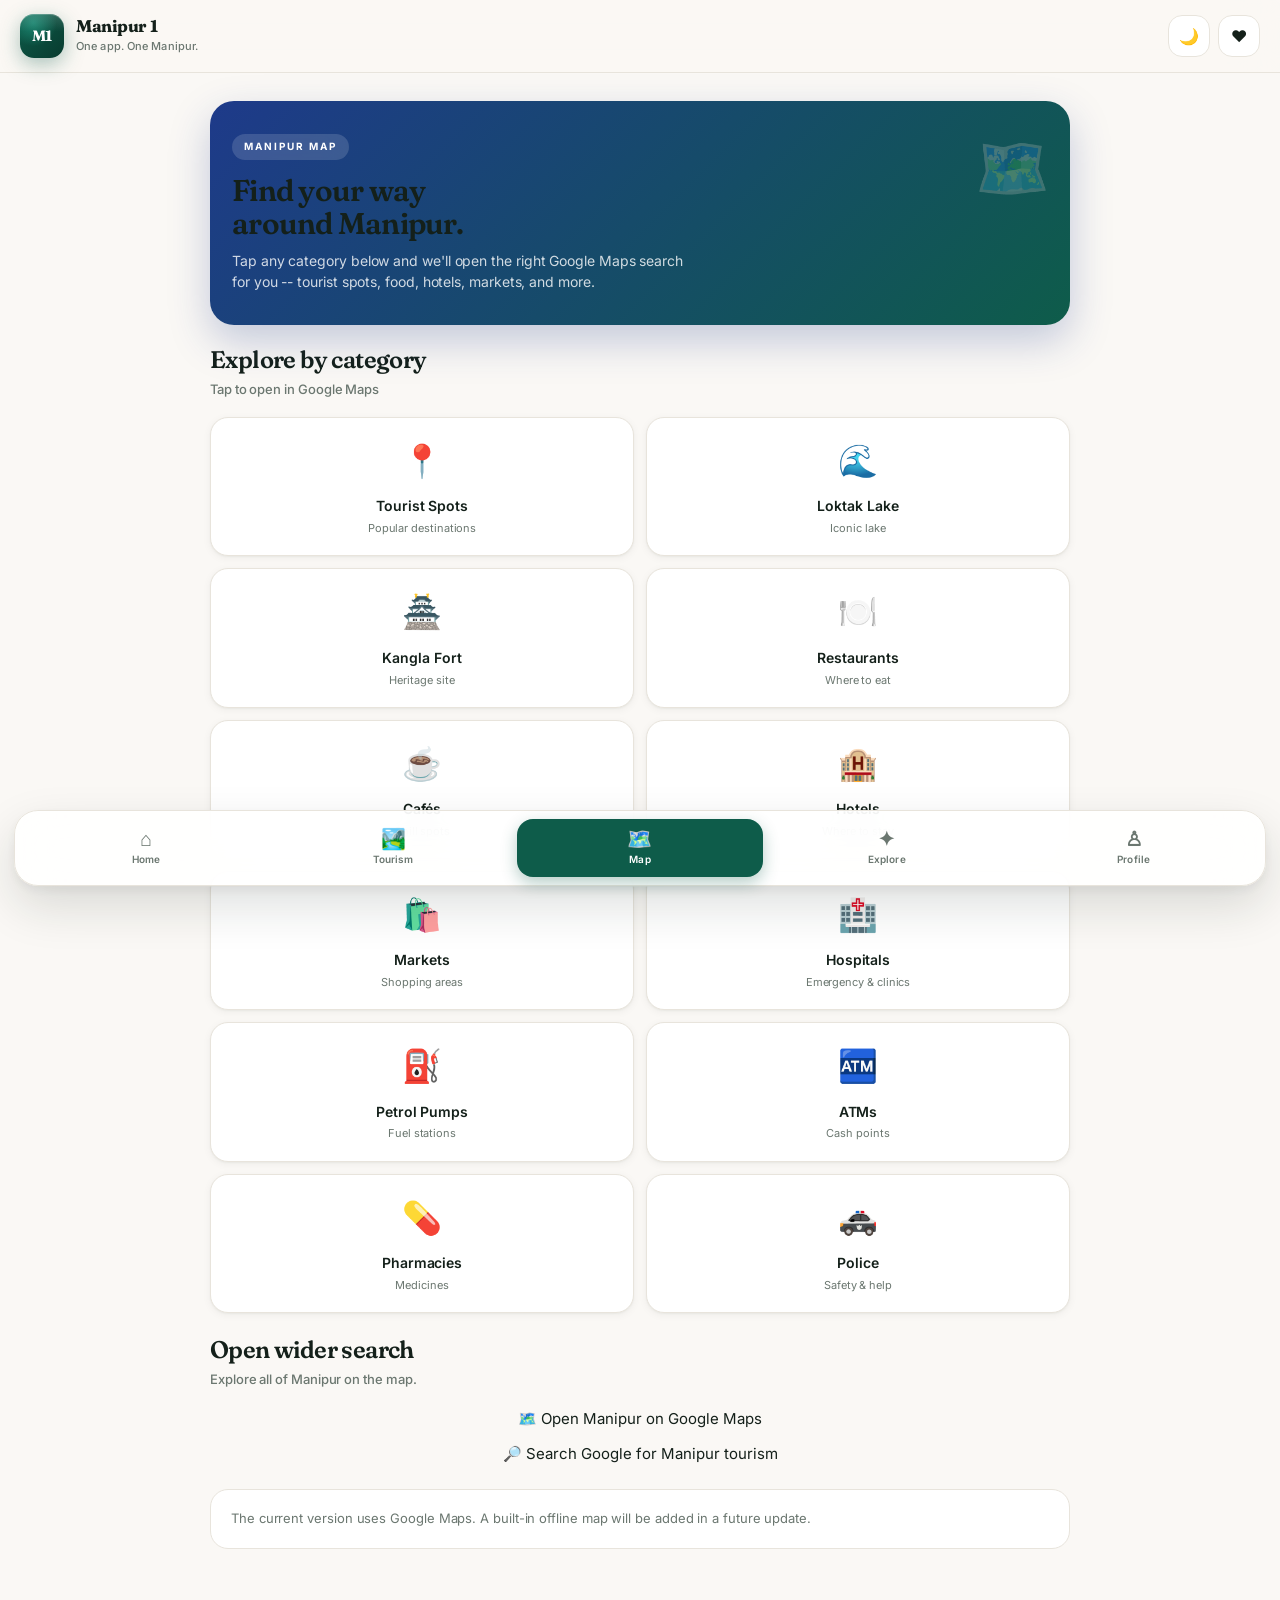
<file: map.html>
<!DOCTYPE html>
<html lang="en">
<head>
<meta charset="UTF-8">
<meta name="viewport" content="width=device-width, initial-scale=1.0, viewport-fit=cover">
<meta name="theme-color" content="#0E5C4A">
<title>Map -- Manipur 1</title>

<link rel="preconnect" href="https://fonts.googleapis.com">
<link rel="preconnect" href="https://fonts.gstatic.com" crossorigin>
<link href="https://fonts.googleapis.com/css2?family=Fraunces:opsz,wght@9..144,400;9..144,600;9..144,700&family=Inter:wght@400;500;600;700&display=swap" rel="stylesheet">

<link rel="stylesheet" href="css/style.css">

<style>
.map-hero {
  border-radius: var(--radius-lg);
  padding: 32px 22px;
  margin: 8px 0 22px;
  background: linear-gradient(135deg, #1E3A8A 0%, #0E5C4A 100%);
  color: white;
  box-shadow: 0 16px 40px rgba(30, 58, 138, 0.25);
  position: relative;
  overflow: hidden;
}
.map-hero::after {
  content: '🗺️';
  position: absolute;
  top: 20px; right: 20px;
  font-size: 60px;
  opacity: 0.25;
}
.map-hero small {
  display: inline-block;
  background: rgba(255,255,255,0.15);
  backdrop-filter: blur(10px);
  font-size: 10px; font-weight: 700; letter-spacing: 2px;
  padding: 5px 12px; border-radius: 999px;
  margin-bottom: 14px;
}
.map-hero h1 {
  font-size: 30px; line-height: 1.1; margin-bottom: 10px;
}
.map-hero p {
  color: rgba(255,255,255,0.8);
  font-size: 14px; line-height: 1.55;
  max-width: 460px;
}

.map-grid {
  display: grid;
  gap: 12px;
  grid-template-columns: repeat(2, 1fr);
  margin-bottom: 24px;
}
.map-card {
  background: var(--surface);
  border: 1px solid var(--border);
  border-radius: var(--radius);
  padding: 18px 14px;
  text-align: center;
  cursor: pointer;
  transition: transform 0.15s ease, box-shadow 0.15s ease;
  box-shadow: var(--shadow-sm);
  text-decoration: none;
  color: inherit;
  display: block;
}
.map-card:active { transform: scale(0.96); }
.map-icon {
  font-size: 32px;
  margin-bottom: 10px;
}
.map-card strong {
  display: block;
  font-size: 14px;
  font-family: 'Inter', sans-serif;
  font-weight: 600;
  margin-bottom: 3px;
}
.map-card span {
  display: block;
  font-size: 11px;
  color: var(--text-muted);
}
</style>
</head>
<body>

<header class="topbar">
  <div class="brand">
    <a href="index.html" class="logo">M1</a>
    <div class="brand-text">
      <h1>Manipur 1</h1>
      <p>One app. One Manipur.</p>
    </div>
  </div>
  <div class="topbar-actions">
    <button class="icon-btn" onclick="toggleTheme()" aria-label="Toggle theme">
      <span id="themeIcon">🌙</span>
    </button>
    <a class="icon-btn" href="profile.html" aria-label="Saved">
      <span>❤️</span>
    </a>
  </div>
</header>

<main class="container">

  <section class="map-hero">
    <small>MANIPUR MAP</small>
    <h1>Find your way<br>around Manipur.</h1>
    <p>
      Tap any category below and we'll open the right Google Maps search
      for you -- tourist spots, food, hotels, markets, and more.
    </p>
  </section>

  <div class="section-header" style="margin-top:0;">
    <div>
      <h3>Explore by category</h3>
      <p>Tap to open in Google Maps</p>
    </div>
  </div>

  <div class="map-grid">
    <div class="map-card" onclick="openMaps('tourist places in Manipur')">
      <div class="map-icon">📍</div>
      <strong>Tourist Spots</strong>
      <span>Popular destinations</span>
    </div>

    <div class="map-card" onclick="openMaps('Loktak Lake Manipur')">
      <div class="map-icon">🌊</div>
      <strong>Loktak Lake</strong>
      <span>Iconic lake</span>
    </div>

    <div class="map-card" onclick="openMaps('Kangla Fort Imphal Manipur')">
      <div class="map-icon">🏯</div>
      <strong>Kangla Fort</strong>
      <span>Heritage site</span>
    </div>

    <div class="map-card" onclick="openMaps('restaurants in Imphal Manipur')">
      <div class="map-icon">🍽️</div>
      <strong>Restaurants</strong>
      <span>Where to eat</span>
    </div>

    <div class="map-card" onclick="openMaps('cafes in Imphal Manipur')">
      <div class="map-icon">☕</div>
      <strong>Cafés</strong>
      <span>Chill spots</span>
    </div>

    <div class="map-card" onclick="openMaps('hotels in Imphal Manipur')">
      <div class="map-icon">🏨</div>
      <strong>Hotels</strong>
      <span>Where to stay</span>
    </div>

    <div class="map-card" onclick="openMaps('markets shops Imphal Manipur')">
      <div class="map-icon">🛍️</div>
      <strong>Markets</strong>
      <span>Shopping areas</span>
    </div>

    <div class="map-card" onclick="openMaps('hospitals in Imphal Manipur')">
      <div class="map-icon">🏥</div>
      <strong>Hospitals</strong>
      <span>Emergency & clinics</span>
    </div>

    <div class="map-card" onclick="openMaps('petrol pumps in Manipur')">
      <div class="map-icon">⛽</div>
      <strong>Petrol Pumps</strong>
      <span>Fuel stations</span>
    </div>

    <div class="map-card" onclick="openMaps('ATMs in Imphal Manipur')">
      <div class="map-icon">🏧</div>
      <strong>ATMs</strong>
      <span>Cash points</span>
    </div>

    <div class="map-card" onclick="openMaps('pharmacies in Imphal Manipur')">
      <div class="map-icon">💊</div>
      <strong>Pharmacies</strong>
      <span>Medicines</span>
    </div>

    <div class="map-card" onclick="openMaps('police stations in Imphal Manipur')">
      <div class="map-icon">🚓</div>
      <strong>Police</strong>
      <span>Safety & help</span>
    </div>
  </div>

  <div class="section-header">
    <div>
      <h3>Open wider search</h3>
      <p>Explore all of Manipur on the map.</p>
    </div>
  </div>

  <button class="action-btn btn-primary" style="width:100%;margin-bottom:12px;"
          onclick="openMaps('Manipur India')">
    🗺️ Open Manipur on Google Maps
  </button>

  <button class="action-btn btn-secondary" style="width:100%;margin-bottom:24px;"
          onclick="searchGoogle('Manipur tourism places')">
    🔎 Search Google for Manipur tourism
  </button>

  <div class="note">
    The current version uses Google Maps. A built-in offline map will be
    added in a future update.
  </div>

</main>

<nav class="bottom-nav">
  <a href="index.html" class="nav-btn">
    <span>⌂</span>
    Home
  </a>
  <a href="tourism.html" class="nav-btn">
    <span>🏞️</span>
    Tourism
  </a>
  <a href="map.html" class="nav-btn active">
    <span>🗺️</span>
    Map
  </a>
  <a href="explore.html" class="nav-btn">
    <span>✦</span>
    Explore
  </a>
  <a href="profile.html" class="nav-btn">
    <span>♙</span>
    Profile
  </a>
</nav>

<script src="js/data.js"></script>
<script src="js/app.js"></script>

</body>
</html>
</file>
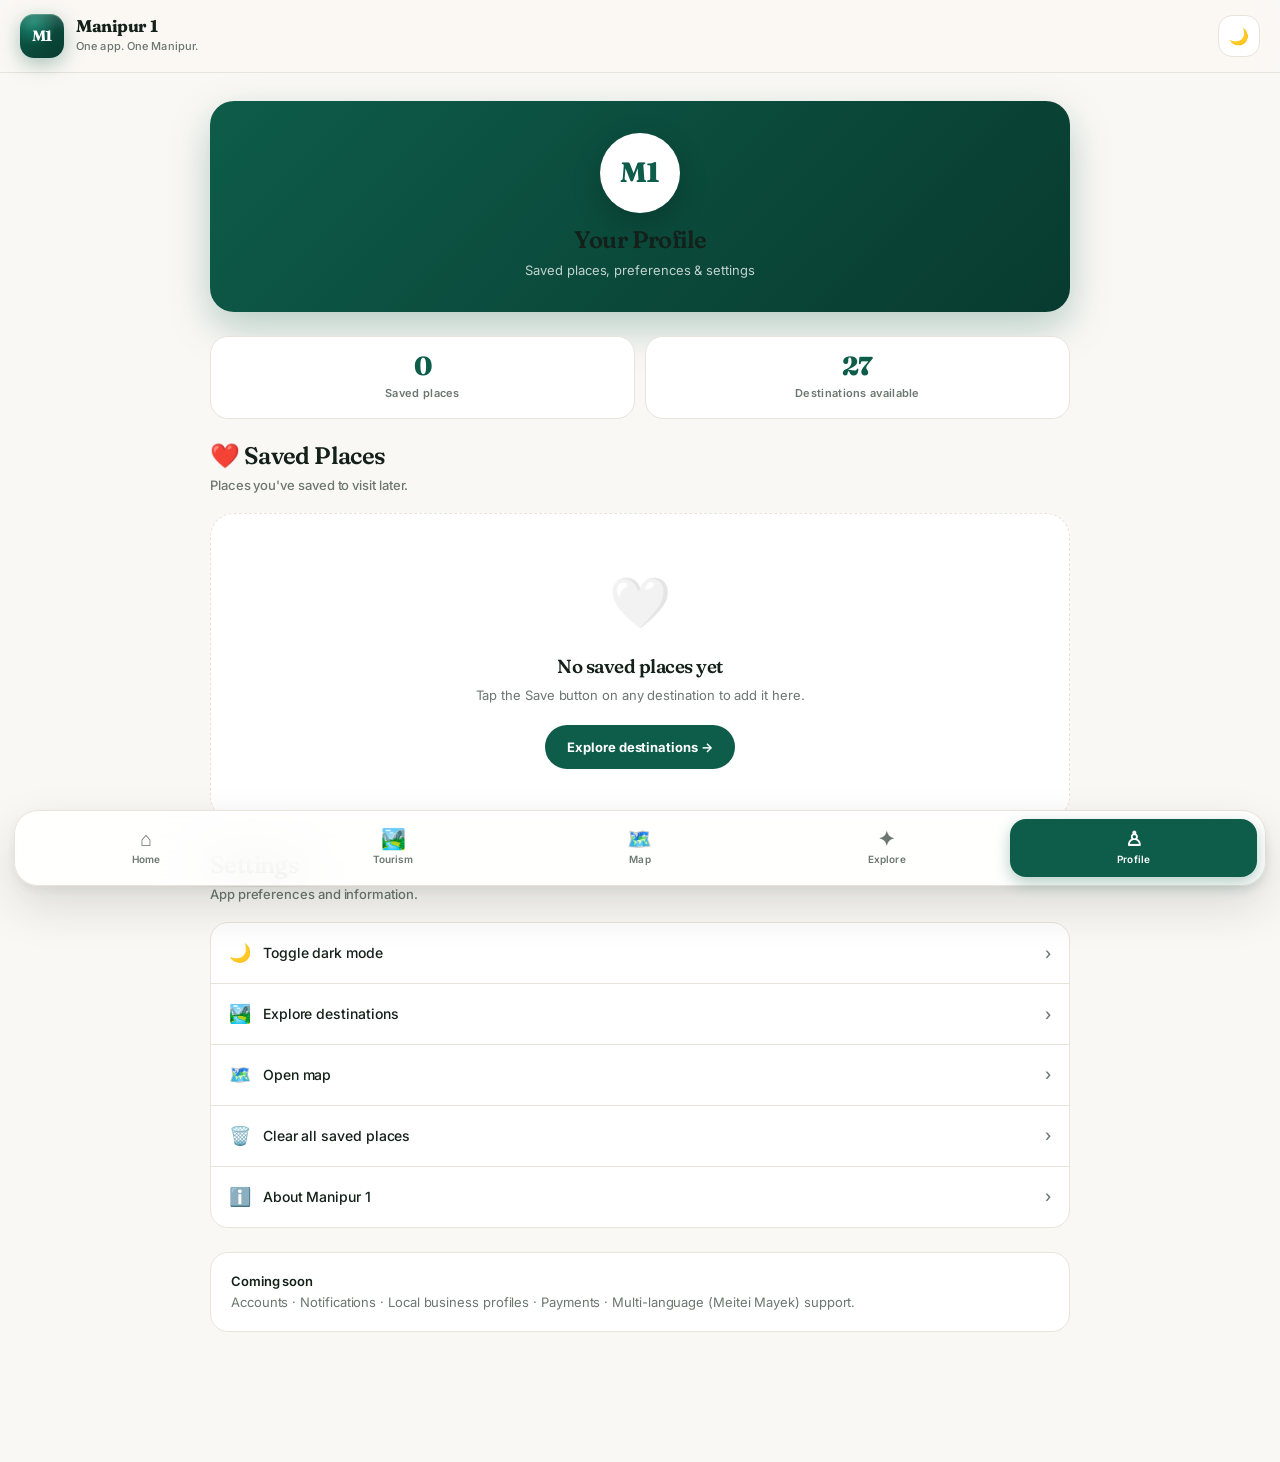
<file: profile.html>
<!DOCTYPE html>
<html lang="en">
<head>
<meta charset="UTF-8">
<meta name="viewport" content="width=device-width, initial-scale=1.0, viewport-fit=cover">
<meta name="theme-color" content="#0E5C4A">
<title>Profile -- Manipur 1</title>

<link rel="preconnect" href="https://fonts.googleapis.com">
<link rel="preconnect" href="https://fonts.gstatic.com" crossorigin>
<link href="https://fonts.googleapis.com/css2?family=Fraunces:opsz,wght@9..144,400;9..144,600;9..144,700&family=Inter:wght@400;500;600;700&display=swap" rel="stylesheet">

<link rel="stylesheet" href="css/style.css">

<style>
.profile-hero {
  text-align: center;
  padding: 32px 22px;
  border-radius: var(--radius-lg);
  margin: 8px 0 24px;
  background: linear-gradient(135deg, #0E5C4A 0%, #083B2F 100%);
  color: white;
  box-shadow: 0 16px 40px rgba(14, 92, 74, 0.28);
}
.profile-avatar {
  width: 80px;
  height: 80px;
  border-radius: 50%;
  background: white;
  color: #0E5C4A;
  display: flex;
  align-items: center;
  justify-content: center;
  font-size: 28px;
  font-weight: 800;
  font-family: 'Fraunces', serif;
  margin: 0 auto 14px;
  box-shadow: 0 10px 30px rgba(0,0,0,0.2);
}
.profile-hero h1 {
  font-size: 24px;
  margin-bottom: 6px;
}
.profile-hero p {
  color: rgba(255,255,255,0.75);
  font-size: 13px;
}

.stat-row {
  display: grid;
  grid-template-columns: repeat(2, 1fr);
  gap: 10px;
  margin-bottom: 24px;
}
.stat-card {
  background: var(--surface);
  border: 1px solid var(--border);
  border-radius: var(--radius);
  padding: 16px;
  text-align: center;
}
.stat-card .num {
  font-size: 26px;
  font-weight: 800;
  font-family: 'Fraunces', serif;
  color: var(--primary);
  line-height: 1;
}
.stat-card .label {
  font-size: 11px;
  color: var(--text-muted);
  margin-top: 6px;
  font-weight: 600;
  letter-spacing: 0.3px;
}

.saved-list {
  display: grid;
  gap: 12px;
  margin-bottom: 24px;
}
.saved-card {
  display: flex;
  align-items: center;
  gap: 14px;
  background: var(--surface);
  border: 1px solid var(--border);
  border-radius: var(--radius);
  padding: 12px;
  text-decoration: none;
  color: inherit;
  transition: transform 0.15s ease;
}
.saved-card:active { transform: scale(0.98); }
.saved-card-img {
  width: 60px;
  height: 60px;
  border-radius: 14px;
  display: flex;
  align-items: center;
  justify-content: center;
  font-size: 28px;
  flex-shrink: 0;
  overflow: hidden;
  position: relative;
}
.saved-card-img img {
  width: 100%; height: 100%; object-fit: cover;
  position: absolute; inset: 0;
}
.saved-card-body { flex: 1; min-width: 0; }
.saved-card-body h3 { font-size: 15px; margin-bottom: 3px; }
.saved-card-body p {
  font-size: 11px;
  color: var(--text-muted);
  line-height: 1.4;
}
.remove-btn {
  background: transparent;
  border: none;
  color: var(--text-muted);
  font-size: 20px;
  padding: 8px;
  cursor: pointer;
}

.empty-profile {
  text-align: center;
  padding: 50px 24px;
  background: var(--surface);
  border: 1px dashed var(--border);
  border-radius: var(--radius-lg);
  margin-bottom: 24px;
}
.empty-profile .big {
  font-size: 50px;
  margin-bottom: 14px;
  opacity: 0.4;
}
.empty-profile h3 {
  font-size: 19px;
  margin-bottom: 8px;
}
.empty-profile p {
  color: var(--text-muted);
  font-size: 13px;
  margin-bottom: 20px;
}
.empty-profile a {
  display: inline-block;
  background: var(--primary);
  color: white;
  padding: 12px 22px;
  border-radius: 999px;
  font-weight: 700;
  font-size: 13px;
  text-decoration: none;
}

.settings-list {
  background: var(--surface);
  border: 1px solid var(--border);
  border-radius: var(--radius);
  overflow: hidden;
}
.setting-item {
  display: flex;
  align-items: center;
  justify-content: space-between;
  padding: 16px 18px;
  border-bottom: 1px solid var(--border);
  color: var(--text);
  text-decoration: none;
  font-size: 14px;
  font-weight: 500;
}
.setting-item:last-child { border-bottom: none; }
.setting-item:active { background: var(--surface-2); }
.setting-icon {
  margin-right: 12px;
  font-size: 18px;
}
.setting-left { display: flex; align-items: center; }
.setting-arrow { color: var(--text-muted); font-size: 16px; }
</style>
</head>
<body>

<header class="topbar">
  <div class="brand">
    <a href="index.html" class="logo">M1</a>
    <div class="brand-text">
      <h1>Manipur 1</h1>
      <p>One app. One Manipur.</p>
    </div>
  </div>
  <div class="topbar-actions">
    <button class="icon-btn" onclick="toggleTheme()" aria-label="Toggle theme">
      <span id="themeIcon">🌙</span>
    </button>
  </div>
</header>

<main class="container">

  <section class="profile-hero">
    <div class="profile-avatar">M1</div>
    <h1>Your Profile</h1>
    <p>Saved places, preferences & settings</p>
  </section>

  <div class="stat-row">
    <div class="stat-card">
      <div class="num" id="savedCount">0</div>
      <div class="label">Saved places</div>
    </div>
    <div class="stat-card">
      <div class="num">27</div>
      <div class="label">Destinations available</div>
    </div>
  </div>

  <div class="section-header" style="margin-top:0;">
    <div>
      <h3>❤️ Saved Places</h3>
      <p>Places you've saved to visit later.</p>
    </div>
  </div>

  <div id="savedList"></div>

  <div class="section-header" style="margin-top:32px;">
    <div>
      <h3>Settings</h3>
      <p>App preferences and information.</p>
    </div>
  </div>

  <div class="settings-list">
    <a class="setting-item" href="#" onclick="toggleTheme();return false;">
      <div class="setting-left">
        <span class="setting-icon">🌙</span>
        <span>Toggle dark mode</span>
      </div>
      <span class="setting-arrow">›</span>
    </a>
    <a class="setting-item" href="tourism.html">
      <div class="setting-left">
        <span class="setting-icon">🏞️</span>
        <span>Explore destinations</span>
      </div>
      <span class="setting-arrow">›</span>
    </a>
    <a class="setting-item" href="map.html">
      <div class="setting-left">
        <span class="setting-icon">🗺️</span>
        <span>Open map</span>
      </div>
      <span class="setting-arrow">›</span>
    </a>
    <a class="setting-item" href="#" onclick="clearSaved();return false;">
      <div class="setting-left">
        <span class="setting-icon">🗑️</span>
        <span>Clear all saved places</span>
      </div>
      <span class="setting-arrow">›</span>
    </a>
    <a class="setting-item" href="#" onclick="aboutApp();return false;">
      <div class="setting-left">
        <span class="setting-icon">ℹ️</span>
        <span>About Manipur 1</span>
      </div>
      <span class="setting-arrow">›</span>
    </a>
  </div>

  <div class="note" style="margin-top:24px;">
    <strong>Coming soon</strong><br>
    Accounts · Notifications · Local business profiles ·
    Payments · Multi-language (Meitei Mayek) support.
  </div>

</main>

<nav class="bottom-nav">
  <a href="index.html" class="nav-btn">
    <span>⌂</span>
    Home
  </a>
  <a href="tourism.html" class="nav-btn">
    <span>🏞️</span>
    Tourism
  </a>
  <a href="map.html" class="nav-btn">
    <span>🗺️</span>
    Map
  </a>
  <a href="explore.html" class="nav-btn">
    <span>✦</span>
    Explore
  </a>
  <a href="profile.html" class="nav-btn active">
    <span>♙</span>
    Profile
  </a>
</nav>

<script src="js/data.js"></script>
<script src="js/app.js"></script>
<script>
  function renderSaved() {
    const savedIds = getSaved();
    const saved = savedIds.map(getDestination).filter(Boolean);

    document.getElementById('savedCount').textContent = saved.length;

    const container = document.getElementById('savedList');

    if (saved.length === 0) {
      container.innerHTML = `
        <div class="empty-profile">
          <div class="big">🤍</div>
          <h3>No saved places yet</h3>
          <p>Tap the Save button on any destination to add it here.</p>
          <a href="tourism.html">Explore destinations →</a>
        </div>
      `;
      return;
    }

    container.className = 'saved-list';
    container.innerHTML = saved.map(d => `
      <div class="saved-card">
        <a href="destination.html?id=${d.id}" class="saved-card-img" style="background:${d.gradient}">
          ${d.image
            ? `<img src="${d.image}" alt="${escapeHtml(d.name)}" onerror="this.remove()">`
            : `<span>${d.icon}</span>`
          }
        </a>
        <a href="destination.html?id=${d.id}" class="saved-card-body">
          <h3>${escapeHtml(d.name)}</h3>
          <p>${escapeHtml(d.short)}</p>
        </a>
        <button class="remove-btn" onclick="removeSaved('${d.id}')" aria-label="Remove">✕</button>
      </div>
    `).join('');
  }

  function removeSaved(id) {
    toggleSave(id);
    renderSaved();
  }

  function clearSaved() {
    if (confirm('Remove all saved places?')) {
      localStorage.setItem('m1_saved', '[]');
      renderSaved();
    }
  }

  function aboutApp() {
    alert(
      'Manipur 1 -- One app. One Manipur.\\n\\n' +
      'A platform to connect people, places, businesses, students, and ' +
      'opportunities across Manipur.\\n\\n' +
      'Currently in development.'
    );
  }

  renderSaved();
</script>

</body>
</html>
</file>
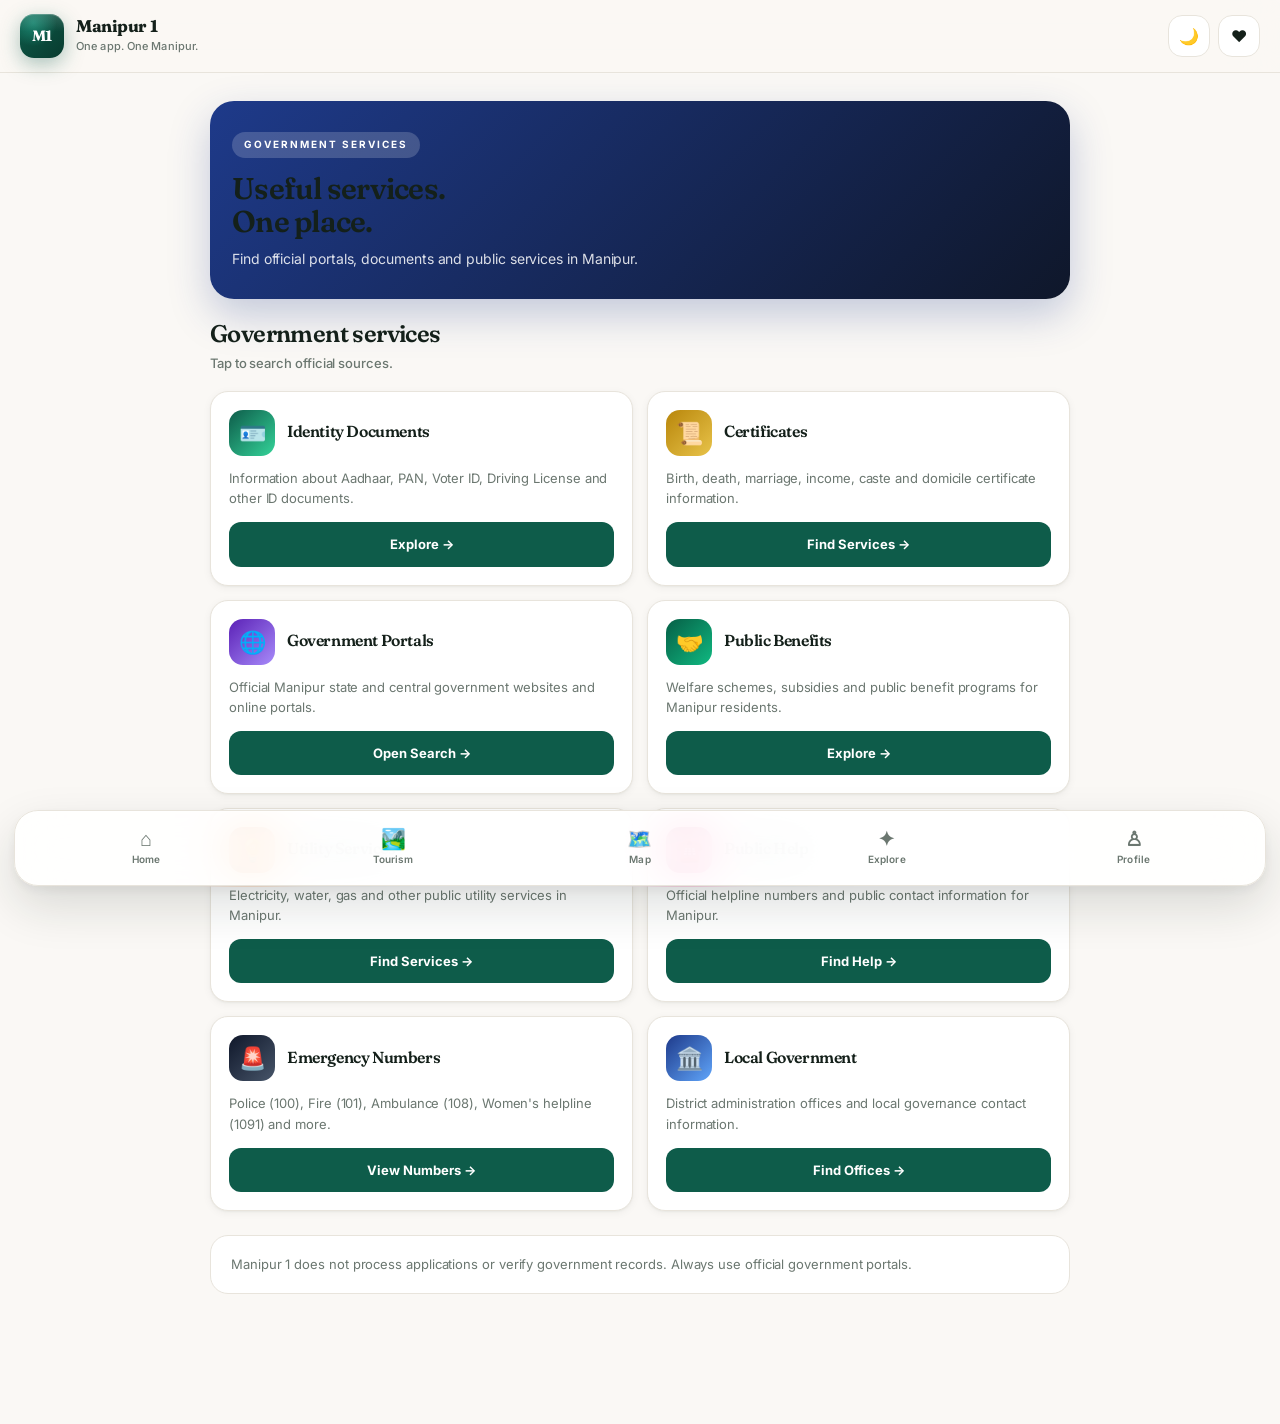
<file: services.html>
<!DOCTYPE html>
<html lang="en">
<head>
<meta charset="UTF-8">
<meta name="viewport" content="width=device-width, initial-scale=1.0, viewport-fit=cover">
<meta name="theme-color" content="#0E5C4A">
<title>Services -- Manipur 1</title>
<link rel="preconnect" href="https://fonts.googleapis.com">
<link rel="preconnect" href="https://fonts.gstatic.com" crossorigin>
<link href="https://fonts.googleapis.com/css2?family=Fraunces:opsz,wght@9..144,400;9..144,600;9..144,700&family=Inter:wght@400;500;600;700&display=swap" rel="stylesheet">
<link rel="stylesheet" href="css/style.css">
<style>
.page-hero {
  border-radius: var(--radius-lg); padding: 30px 22px; margin: 8px 0 22px;
  background: linear-gradient(135deg, #1E3A8A 0%, #0F172A 100%);
  color: white; box-shadow: 0 16px 40px rgba(30,58,138,0.25);
}
.page-hero small { display:inline-block; background:rgba(255,255,255,0.18); font-size:10px; font-weight:700; letter-spacing:2px; padding:5px 12px; border-radius:999px; margin-bottom:14px; }
.page-hero h1 { font-size:30px; line-height:1.1; margin-bottom:10px; }
.page-hero p { color:rgba(255,255,255,0.85); font-size:14px; line-height:1.55; max-width:460px; }
.card-grid { display:grid; gap:14px; grid-template-columns:1fr; }
.svc-card {
  background: var(--surface); border:1px solid var(--border); border-radius: var(--radius);
  padding:18px; box-shadow: var(--shadow-sm);
}
.svc-card-top { display:flex; align-items:center; gap:12px; margin-bottom:12px; }
.svc-icon { width:46px; height:46px; border-radius:14px; display:flex; align-items:center; justify-content:center; font-size:22px; color:white; flex-shrink:0; }
.svc-card h3 { font-size:16px; margin-bottom:2px; }
.svc-card p { color:var(--text-muted); font-size:13px; line-height:1.55; margin-bottom:14px; }
.svc-btn {
  display:block; width:100%; padding:12px; border-radius:12px; background:var(--primary);
  color:white; font-weight:700; font-size:13px; text-align:center; cursor:pointer; border:none;
}
@media (min-width:700px) { .card-grid { grid-template-columns:repeat(2,1fr); } }
</style>
</head>
<body>
<header class="topbar">
  <div class="brand">
    <a href="index.html" class="logo">M1</a>
    <div class="brand-text"><h1>Manipur 1</h1><p>One app. One Manipur.</p></div>
  </div>
  <div class="topbar-actions">
    <button class="icon-btn" onclick="toggleTheme()"><span id="themeIcon">🌙</span></button>
    <a class="icon-btn" href="profile.html"><span>❤️</span></a>
  </div>
</header>
<main class="container">
  <section class="page-hero">
    <small>GOVERNMENT SERVICES</small>
    <h1>Useful services.<br>One place.</h1>
    <p>Find official portals, documents and public services in Manipur.</p>
  </section>

  <div class="section-header" style="margin-top:0;">
    <div><h3>Government services</h3><p>Tap to search official sources.</p></div>
  </div>

  <div class="card-grid">

    <div class="svc-card">
      <div class="svc-card-top">
        <div class="svc-icon" style="background:linear-gradient(135deg,#0E5C4A,#34D399);">🪪</div>
        <div><h3>Identity Documents</h3></div>
      </div>
      <p>Information about Aadhaar, PAN, Voter ID, Driving License and other ID documents.</p>
      <button class="svc-btn" onclick="searchGoogle('official India identity documents Aadhaar PAN Voter ID')">Explore →</button>
    </div>

    <div class="svc-card">
      <div class="svc-card-top">
        <div class="svc-icon" style="background:linear-gradient(135deg,#B8860B,#E8C34A);">📜</div>
        <div><h3>Certificates</h3></div>
      </div>
      <p>Birth, death, marriage, income, caste and domicile certificate information.</p>
      <button class="svc-btn" onclick="searchGoogle('Manipur government certificates online application')">Find Services →</button>
    </div>

    <div class="svc-card">
      <div class="svc-card-top">
        <div class="svc-icon" style="background:linear-gradient(135deg,#5B21B6,#A78BFA);">🌐</div>
        <div><h3>Government Portals</h3></div>
      </div>
      <p>Official Manipur state and central government websites and online portals.</p>
      <button class="svc-btn" onclick="searchGoogle('Manipur government official website portal')">Open Search →</button>
    </div>

    <div class="svc-card">
      <div class="svc-card-top">
        <div class="svc-icon" style="background:linear-gradient(135deg,#065F46,#10B981);">🤝</div>
        <div><h3>Public Benefits</h3></div>
      </div>
      <p>Welfare schemes, subsidies and public benefit programs for Manipur residents.</p>
      <button class="svc-btn" onclick="searchGoogle('Manipur government schemes welfare official')">Explore →</button>
    </div>

    <div class="svc-card">
      <div class="svc-card-top">
        <div class="svc-icon" style="background:linear-gradient(135deg,#C25E3A,#E8A87C);">💡</div>
        <div><h3>Utility Services</h3></div>
      </div>
      <p>Electricity, water, gas and other public utility services in Manipur.</p>
      <button class="svc-btn" onclick="searchGoogle('Manipur electricity water utility bill payment')">Find Services →</button>
    </div>

    <div class="svc-card">
      <div class="svc-card-top">
        <div class="svc-icon" style="background:linear-gradient(135deg,#9D174D,#F472B6);">☎️</div>
        <div><h3>Public Help</h3></div>
      </div>
      <p>Official helpline numbers and public contact information for Manipur.</p>
      <button class="svc-btn" onclick="searchGoogle('Manipur government helpline numbers official')">Find Help →</button>
    </div>

    <div class="svc-card">
      <div class="svc-card-top">
        <div class="svc-icon" style="background:linear-gradient(135deg,#0F172A,#475569);">🚨</div>
        <div><h3>Emergency Numbers</h3></div>
      </div>
      <p>Police (100), Fire (101), Ambulance (108), Women's helpline (1091) and more.</p>
      <button class="svc-btn" onclick="searchGoogle('India emergency numbers police fire ambulance')">View Numbers →</button>
    </div>

    <div class="svc-card">
      <div class="svc-card-top">
        <div class="svc-icon" style="background:linear-gradient(135deg,#1E3A8A,#60A5FA);">🏛️</div>
        <div><h3>Local Government</h3></div>
      </div>
      <p>District administration offices and local governance contact information.</p>
      <button class="svc-btn" onclick="searchGoogle('Manipur district administration offices')">Find Offices →</button>
    </div>

  </div>

  <div class="note" style="margin-top:24px;">
    Manipur 1 does not process applications or verify government records. Always use official government portals.
  </div>
</main>
<nav class="bottom-nav">
  <a href="index.html" class="nav-btn"><span>⌂</span>Home</a>
  <a href="tourism.html" class="nav-btn"><span>🏞️</span>Tourism</a>
  <a href="map.html" class="nav-btn"><span>🗺️</span>Map</a>
  <a href="explore.html" class="nav-btn"><span>✦</span>Explore</a>
  <a href="profile.html" class="nav-btn"><span>♙</span>Profile</a>
</nav>
<script src="js/data.js"></script>
<script src="js/app.js"></script>
</body>
</html>
</file>
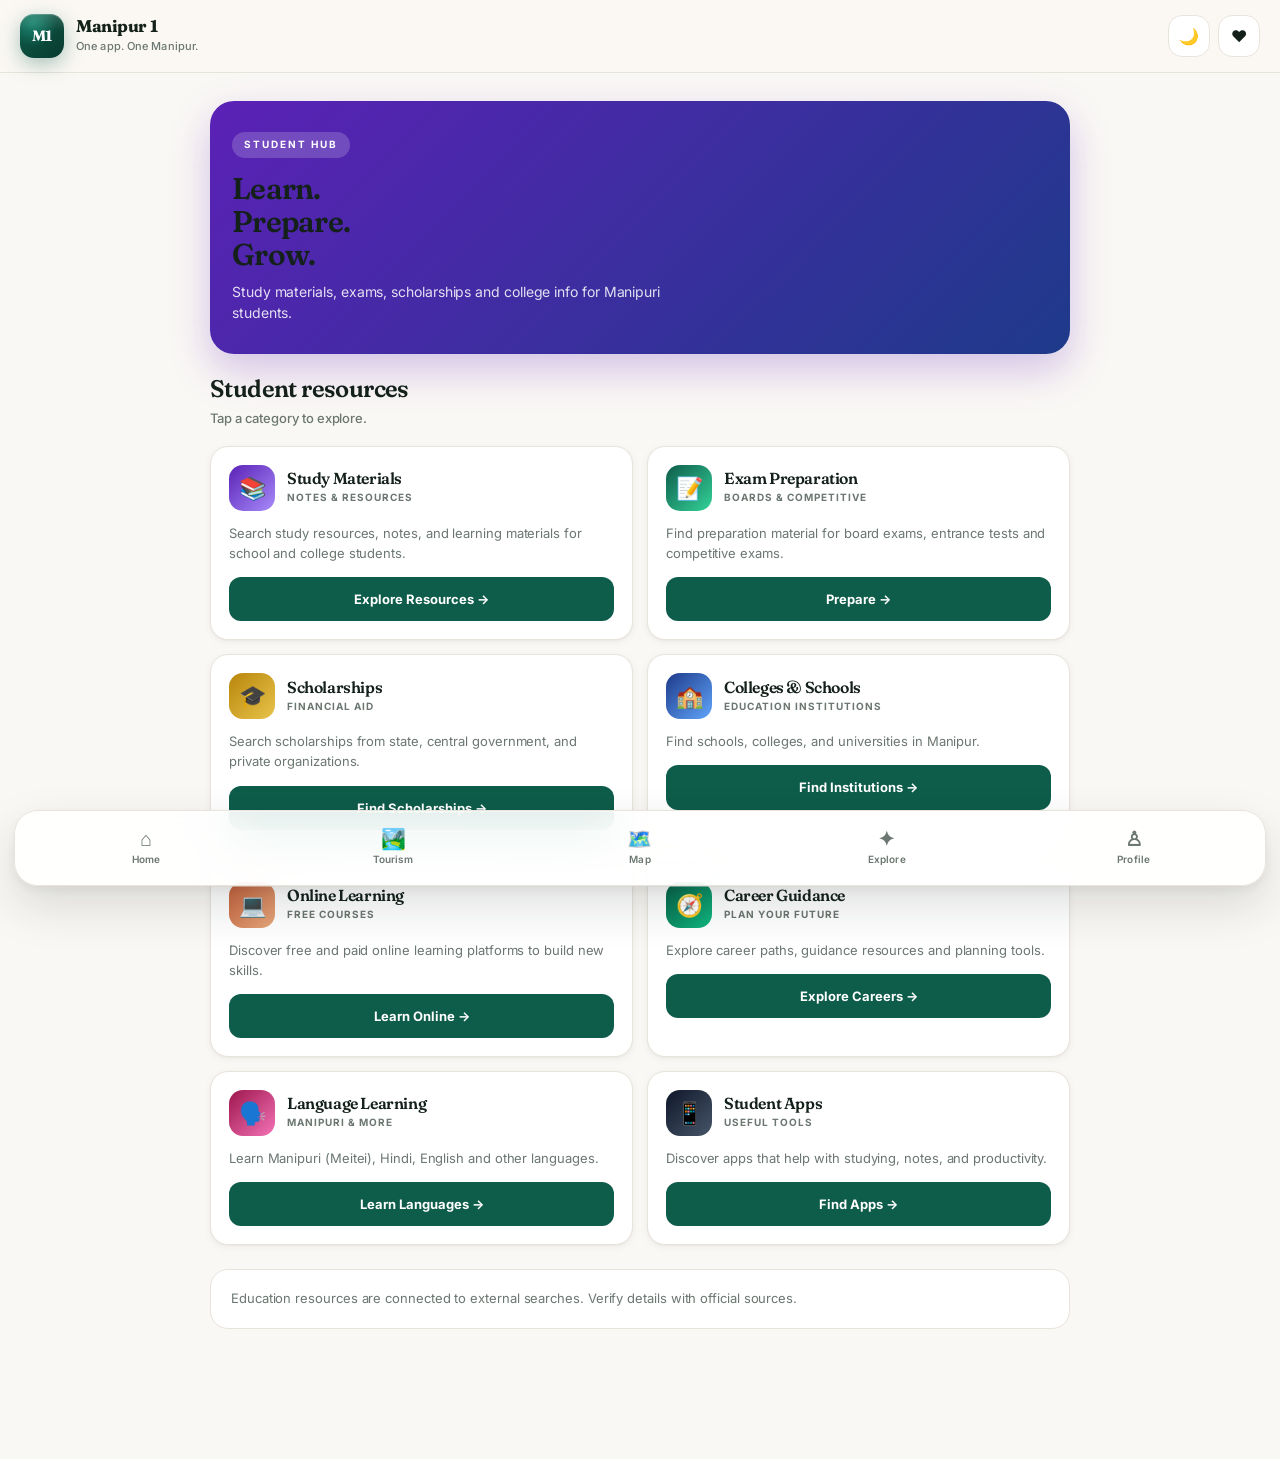
<file: student.html>
<!DOCTYPE html>
<html lang="en">
<head>
<meta charset="UTF-8">
<meta name="viewport" content="width=device-width, initial-scale=1.0, viewport-fit=cover">
<meta name="theme-color" content="#0E5C4A">
<title>Student Hub -- Manipur 1</title>
<link rel="preconnect" href="https://fonts.googleapis.com">
<link rel="preconnect" href="https://fonts.gstatic.com" crossorigin>
<link href="https://fonts.googleapis.com/css2?family=Fraunces:opsz,wght@9..144,400;9..144,600;9..144,700&family=Inter:wght@400;500;600;700&display=swap" rel="stylesheet">
<link rel="stylesheet" href="css/style.css">
<style>
.page-hero {
  border-radius: var(--radius-lg); padding: 30px 22px; margin: 8px 0 22px;
  background: linear-gradient(135deg, #5B21B6 0%, #1E3A8A 100%);
  color: white; box-shadow: 0 16px 40px rgba(91,33,182,0.25);
}
.page-hero small { display:inline-block; background:rgba(255,255,255,0.18); font-size:10px; font-weight:700; letter-spacing:2px; padding:5px 12px; border-radius:999px; margin-bottom:14px; }
.page-hero h1 { font-size:30px; line-height:1.1; margin-bottom:10px; }
.page-hero p { color:rgba(255,255,255,0.85); font-size:14px; line-height:1.55; max-width:460px; }
.card-grid { display:grid; gap:14px; grid-template-columns:1fr; }
.stu-card {
  background: var(--surface); border:1px solid var(--border); border-radius: var(--radius);
  padding:18px; box-shadow: var(--shadow-sm);
}
.stu-card-top { display:flex; align-items:center; gap:12px; margin-bottom:12px; }
.stu-icon { width:46px; height:46px; border-radius:14px; display:flex; align-items:center; justify-content:center; font-size:22px; color:white; flex-shrink:0; }
.stu-card h3 { font-size:16px; margin-bottom:2px; }
.stu-card .tag { font-size:10px; color:var(--text-muted); font-weight:700; letter-spacing:1px; text-transform:uppercase; }
.stu-card p { color:var(--text-muted); font-size:13px; line-height:1.55; margin-bottom:14px; }
.stu-btn {
  display:block; width:100%; padding:12px; border-radius:12px; background:var(--primary);
  color:white; font-weight:700; font-size:13px; text-align:center; cursor:pointer; border:none;
}
@media (min-width:700px) { .card-grid { grid-template-columns:repeat(2,1fr); } }
</style>
</head>
<body>
<header class="topbar">
  <div class="brand">
    <a href="index.html" class="logo">M1</a>
    <div class="brand-text"><h1>Manipur 1</h1><p>One app. One Manipur.</p></div>
  </div>
  <div class="topbar-actions">
    <button class="icon-btn" onclick="toggleTheme()"><span id="themeIcon">🌙</span></button>
    <a class="icon-btn" href="profile.html"><span>❤️</span></a>
  </div>
</header>
<main class="container">
  <section class="page-hero">
    <small>STUDENT HUB</small>
    <h1>Learn.<br>Prepare.<br>Grow.</h1>
    <p>Study materials, exams, scholarships and college info for Manipuri students.</p>
  </section>

  <div class="section-header" style="margin-top:0;">
    <div><h3>Student resources</h3><p>Tap a category to explore.</p></div>
  </div>

  <div class="card-grid">

    <div class="stu-card">
      <div class="stu-card-top">
        <div class="stu-icon" style="background:linear-gradient(135deg,#5B21B6,#A78BFA);">📚</div>
        <div><h3>Study Materials</h3><div class="tag">Notes & resources</div></div>
      </div>
      <p>Search study resources, notes, and learning materials for school and college students.</p>
      <button class="stu-btn" onclick="searchGoogle('Manipur students study materials notes')">Explore Resources →</button>
    </div>

    <div class="stu-card">
      <div class="stu-card-top">
        <div class="stu-icon" style="background:linear-gradient(135deg,#0E5C4A,#34D399);">📝</div>
        <div><h3>Exam Preparation</h3><div class="tag">Boards & competitive</div></div>
      </div>
      <p>Find preparation material for board exams, entrance tests and competitive exams.</p>
      <button class="stu-btn" onclick="searchGoogle('Manipur board exam preparation')">Prepare →</button>
    </div>

    <div class="stu-card">
      <div class="stu-card-top">
        <div class="stu-icon" style="background:linear-gradient(135deg,#B8860B,#E8C34A);">🎓</div>
        <div><h3>Scholarships</h3><div class="tag">Financial aid</div></div>
      </div>
      <p>Search scholarships from state, central government, and private organizations.</p>
      <button class="stu-btn" onclick="searchGoogle('scholarships students Manipur India official')">Find Scholarships →</button>
    </div>

    <div class="stu-card">
      <div class="stu-card-top">
        <div class="stu-icon" style="background:linear-gradient(135deg,#1E3A8A,#60A5FA);">🏫</div>
        <div><h3>Colleges & Schools</h3><div class="tag">Education institutions</div></div>
      </div>
      <p>Find schools, colleges, and universities in Manipur.</p>
      <button class="stu-btn" onclick="searchGoogle('schools colleges universities Manipur')">Find Institutions →</button>
    </div>

    <div class="stu-card">
      <div class="stu-card-top">
        <div class="stu-icon" style="background:linear-gradient(135deg,#C25E3A,#E8A87C);">💻</div>
        <div><h3>Online Learning</h3><div class="tag">Free courses</div></div>
      </div>
      <p>Discover free and paid online learning platforms to build new skills.</p>
      <button class="stu-btn" onclick="searchGoogle('free online courses India students')">Learn Online →</button>
    </div>

    <div class="stu-card">
      <div class="stu-card-top">
        <div class="stu-icon" style="background:linear-gradient(135deg,#065F46,#10B981);">🧭</div>
        <div><h3>Career Guidance</h3><div class="tag">Plan your future</div></div>
      </div>
      <p>Explore career paths, guidance resources and planning tools.</p>
      <button class="stu-btn" onclick="searchGoogle('career guidance students India')">Explore Careers →</button>
    </div>

    <div class="stu-card">
      <div class="stu-card-top">
        <div class="stu-icon" style="background:linear-gradient(135deg,#9D174D,#F472B6);">🗣️</div>
        <div><h3>Language Learning</h3><div class="tag">Manipuri & more</div></div>
      </div>
      <p>Learn Manipuri (Meitei), Hindi, English and other languages.</p>
      <button class="stu-btn" onclick="searchGoogle('learn Manipuri Meitei language online')">Learn Languages →</button>
    </div>

    <div class="stu-card">
      <div class="stu-card-top">
        <div class="stu-icon" style="background:linear-gradient(135deg,#0F172A,#475569);">📱</div>
        <div><h3>Student Apps</h3><div class="tag">Useful tools</div></div>
      </div>
      <p>Discover apps that help with studying, notes, and productivity.</p>
      <button class="stu-btn" onclick="searchGoogle('best apps for students studying')">Find Apps →</button>
    </div>

  </div>

  <div class="note" style="margin-top:24px;">
    Education resources are connected to external searches. Verify details with official sources.
  </div>
</main>
<nav class="bottom-nav">
  <a href="index.html" class="nav-btn"><span>⌂</span>Home</a>
  <a href="tourism.html" class="nav-btn"><span>🏞️</span>Tourism</a>
  <a href="map.html" class="nav-btn"><span>🗺️</span>Map</a>
  <a href="explore.html" class="nav-btn"><span>✦</span>Explore</a>
  <a href="profile.html" class="nav-btn"><span>♙</span>Profile</a>
</nav>
<script src="js/data.js"></script>
<script src="js/app.js"></script>
</body>
</html>
</file>
<file: css/style.css>
/* =========================================
   MANIPUR 1 -- EDITORIAL DESIGN SYSTEM v2
   Premium · Cultural · Modern
========================================= */

* { box-sizing: border-box; margin: 0; padding: 0; }

:root {
  /* LIGHT -- warm, editorial, paper-like */
  --bg: #FAF8F5;
  --bg-elev: #FFFFFF;
  --surface: #FFFFFF;
  --surface-2: #F5F2ED;
  --text: #14201A;
  --text-soft: #3D4A42;
  --text-muted: #6B7770;
  --primary: #0E5C4A;
  --primary-hover: #0A4738;
  --primary-light: #E6F1EC;
  --accent-gold: #B8860B;
  --accent-terracotta: #C25E3A;
  --border: #E8E4DC;
  --border-strong: #D6D0C4;

  /* Layered shadows */
  --shadow-xs: 0 1px 2px rgba(20, 32, 26, 0.04);
  --shadow-sm: 0 2px 8px rgba(20, 32, 26, 0.05), 0 1px 2px rgba(20, 32, 26, 0.04);
  --shadow-md: 0 8px 24px rgba(20, 32, 26, 0.07), 0 2px 6px rgba(20, 32, 26, 0.04);
  --shadow-lg: 0 20px 48px rgba(20, 32, 26, 0.10), 0 4px 12px rgba(20, 32, 26, 0.05);
  --shadow-xl: 0 32px 80px rgba(20, 32, 26, 0.14), 0 8px 24px rgba(20, 32, 26, 0.06);

  --radius-xs: 8px;
  --radius-sm: 12px;
  --radius: 18px;
  --radius-lg: 24px;
  --radius-xl: 32px;
}

[data-theme="dark"] {
  --bg: #0B1210;
  --bg-elev: #131C17;
  --surface: #131C17;
  --surface-2: #1A2620;
  --text: #F0F4F1;
  --text-soft: #C7D0CA;
  --text-muted: #8A9790;
  --primary: #34D399;
  --primary-hover: #10B981;
  --primary-light: #1A3A2E;
  --accent-gold: #E8C34A;
  --accent-terracotta: #E8A87C;
  --border: #1F2A24;
  --border-strong: #2F3D35;

  --shadow-xs: 0 1px 2px rgba(0, 0, 0, 0.4);
  --shadow-sm: 0 2px 8px rgba(0, 0, 0, 0.5), 0 1px 2px rgba(0, 0, 0, 0.3);
  --shadow-md: 0 8px 24px rgba(0, 0, 0, 0.5), 0 2px 6px rgba(0, 0, 0, 0.3);
  --shadow-lg: 0 20px 48px rgba(0, 0, 0, 0.6), 0 4px 12px rgba(0, 0, 0, 0.4);
  --shadow-xl: 0 32px 80px rgba(0, 0, 0, 0.7), 0 8px 24px rgba(0, 0, 0, 0.5);
}

html {
  scroll-behavior: smooth;
  -webkit-text-size-adjust: 100%;
  -webkit-tap-highlight-color: transparent;
}

body {
  font-family: 'Inter', -apple-system, BlinkMacSystemFont, sans-serif;
  background: var(--bg);
  color: var(--text);
  min-height: 100vh;
  padding-bottom: 110px;
  line-height: 1.55;
  font-size: 15px;
  -webkit-font-smoothing: antialiased;
  -moz-osx-font-smoothing: grayscale;
  letter-spacing: -0.005em;
  transition: background 0.4s ease, color 0.4s ease;
}

h1, h2, h3, h4, h5 {
  font-family: 'Fraunces', Georgia, serif;
  font-weight: 600;
  letter-spacing: -0.025em;
  line-height: 1.12;
  color: var(--text);
  font-variation-settings: "opsz" 30, "SOFT" 50;
}

a { color: inherit; text-decoration: none; }
button { font: inherit; cursor: pointer; border: none; background: none; color: inherit; }
img { max-width: 100%; display: block; }

/* =========================================
   TOPBAR
========================================= */

.topbar {
  position: sticky;
  top: 0;
  z-index: 100;
  background: color-mix(in srgb, var(--bg) 82%, transparent);
  backdrop-filter: blur(24px) saturate(180%);
  -webkit-backdrop-filter: blur(24px) saturate(180%);
  border-bottom: 1px solid var(--border);
  padding: 14px 20px;
  display: flex;
  align-items: center;
  justify-content: space-between;
}

.brand { display: flex; align-items: center; gap: 12px; }

.logo {
  width: 44px;
  height: 44px;
  border-radius: 14px;
  background:
    radial-gradient(circle at 30% 20%, #1A8570 0%, transparent 50%),
    linear-gradient(135deg, #0E5C4A, #083B2F);
  color: white;
  display: flex;
  align-items: center;
  justify-content: center;
  font-weight: 700;
  font-size: 15px;
  font-family: 'Fraunces', serif;
  letter-spacing: -0.03em;
  box-shadow:
    0 6px 20px rgba(14, 92, 74, 0.35),
    inset 0 1px 0 rgba(255, 255, 255, 0.2);
  position: relative;
  overflow: hidden;
}
.logo::after {
  content: '';
  position: absolute;
  inset: 0;
  background: linear-gradient(180deg, rgba(255,255,255,0.15), transparent 40%);
  border-radius: inherit;
}

.brand-text h1 {
  font-size: 17px;
  line-height: 1;
  font-weight: 700;
}
.brand-text p {
  color: var(--text-muted);
  font-size: 11px;
  margin-top: 4px;
  font-family: 'Inter', sans-serif;
  font-weight: 500;
  letter-spacing: 0.1px;
}

.topbar-actions { display: flex; gap: 8px; }

.icon-btn {
  width: 42px;
  height: 42px;
  border-radius: 14px;
  background: var(--surface);
  border: 1px solid var(--border);
  display: flex;
  align-items: center;
  justify-content: center;
  font-size: 16px;
  transition: transform 0.15s cubic-bezier(.2,.9,.3,1), background 0.15s ease, border-color 0.15s ease;
  color: var(--text);
}
.icon-btn:active {
  transform: scale(0.92);
  background: var(--surface-2);
}

/* =========================================
   SEARCH
========================================= */

.search-wrap {
  padding: 16px 20px 0;
  max-width: 900px;
  margin: 0 auto;
}

.search-box {
  display: flex;
  align-items: center;
  gap: 11px;
  background: var(--surface);
  border: 1px solid var(--border);
  border-radius: var(--radius);
  padding: 13px 16px;
  box-shadow: var(--shadow-sm);
  transition: border-color 0.2s ease, box-shadow 0.2s ease, transform 0.2s ease;
}
.search-box:focus-within {
  border-color: var(--primary);
  box-shadow:
    0 0 0 4px var(--primary-light),
    var(--shadow-md);
}

.search-icon {
  font-size: 17px;
  color: var(--text-muted);
  flex-shrink: 0;
}

.search-box input {
  flex: 1;
  border: none;
  outline: none;
  background: transparent;
  color: var(--text);
  font-size: 15px;
  font-weight: 500;
  min-width: 0;
}
.search-box input::placeholder {
  color: var(--text-muted);
  font-weight: 400;
}

.search-btn {
  background: var(--primary);
  color: white;
  padding: 9px 16px;
  border-radius: 11px;
  font-weight: 600;
  font-size: 13px;
  transition: transform 0.15s ease, background 0.15s ease;
  flex-shrink: 0;
}
.search-btn:active {
  transform: scale(0.95);
  background: var(--primary-hover);
}

/* =========================================
   CONTAINER
========================================= */

.container {
  max-width: 900px;
  margin: 0 auto;
  padding: 20px;
}

/* =========================================
   HERO -- EDITORIAL
========================================= */

.hero-editorial {
  position: relative;
  border-radius: var(--radius-xl);
  padding: 40px 28px 32px;
  margin: 8px 0 28px;
  color: white;
  overflow: hidden;
  background:
    radial-gradient(circle at 80% 20%, rgba(232, 195, 74, 0.15) 0%, transparent 40%),
    radial-gradient(circle at 20% 80%, rgba(52, 211, 153, 0.12) 0%, transparent 40%),
    linear-gradient(135deg, #0E5C4A 0%, #083B2F 60%, #041F18 100%);
  box-shadow:
    0 24px 60px rgba(14, 92, 74, 0.28),
    0 8px 20px rgba(14, 92, 74, 0.15),
    inset 0 1px 0 rgba(255, 255, 255, 0.1);
  min-height: 240px;
}

.hero-badge {
  display: inline-block;
  background: rgba(255, 255, 255, 0.12);
  backdrop-filter: blur(12px);
  -webkit-backdrop-filter: blur(12px);
  color: white;
  font-size: 10px;
  font-weight: 700;
  letter-spacing: 2.5px;
  padding: 6px 14px;
  border-radius: 999px;
  margin-bottom: 20px;
  border: 1px solid rgba(255, 255, 255, 0.15);
  position: relative;
  z-index: 2;
}

.hero-title {
  font-size: 38px;
  line-height: 1.02;
  margin-bottom: 14px;
  font-weight: 600;
  letter-spacing: -0.03em;
  position: relative;
  z-index: 2;
  text-shadow: 0 2px 20px rgba(0, 0, 0, 0.15);
}

.hero-subtitle {
  font-size: 15px;
  color: rgba(255, 255, 255, 0.82);
  max-width: 440px;
  margin-bottom: 26px;
  position: relative;
  z-index: 2;
  line-height: 1.6;
}

.hero-cta {
  display: inline-flex;
  align-items: center;
  gap: 10px;
  background: white;
  color: #0E5C4A;
  padding: 14px 24px;
  border-radius: 999px;
  font-weight: 700;
  font-size: 14px;
  position: relative;
  z-index: 2;
  transition: transform 0.2s cubic-bezier(.2,.9,.3,1), box-shadow 0.2s ease;
  box-shadow:
    0 12px 28px rgba(0, 0, 0, 0.18),
    inset 0 1px 0 rgba(255, 255, 255, 0.9);
}
.hero-cta:active { transform: scale(0.96); }
.hero-cta span { transition: transform 0.2s ease; }
.hero-cta:hover span { transform: translateX(3px); }

.hero-pattern {
  position: absolute;
  top: -80px;
  right: -80px;
  width: 280px;
  height: 280px;
  border-radius: 50%;
  background: radial-gradient(circle, rgba(255, 255, 255, 0.08), transparent 70%);
  pointer-events: none;
}

/* =========================================
   SECTIONS -- EDITORIAL
========================================= */

.section { margin-bottom: 40px; }

.section-header {
  display: flex;
  align-items: flex-end;
  justify-content: space-between;
  margin-bottom: 18px;
  gap: 12px;
}
.section-header h3 {
  font-size: 24px;
  font-weight: 600;
}
.section-header p {
  color: var(--text-muted);
  font-size: 13px;
  margin-top: 5px;
  font-family: 'Inter', sans-serif;
  font-weight: 500;
}

.see-all {
  color: var(--primary);
  font-size: 13px;
  font-weight: 700;
  white-space: nowrap;
  padding: 6px 0;
  transition: opacity 0.15s ease;
}
.see-all:active { opacity: 0.6; }

/* =========================================
   QUICK ACTIONS -- HORIZONTAL SCROLL
========================================= */

.quick-actions {
  display: flex;
  gap: 12px;
  overflow-x: auto;
  padding: 4px 20px 16px;
  margin: 0 -20px;
  scroll-snap-type: x mandatory;
  scrollbar-width: none;
  -webkit-overflow-scrolling: touch;
}
.quick-actions::-webkit-scrollbar { display: none; }

.quick-action {
  flex: 0 0 calc((100% - 36px) / 4);
  min-width: calc((100% - 36px) / 4);
  background: var(--surface);
  border: 1px solid var(--border);
  border-radius: var(--radius);
  padding: 18px 10px 14px;
  text-align: center;
  box-shadow: var(--shadow-sm);
  transition: transform 0.2s cubic-bezier(.2,.9,.3,1), box-shadow 0.2s ease, border-color 0.2s ease;
  display: block;
  scroll-snap-align: start;
  text-decoration: none;
  color: inherit;
  position: relative;
  overflow: hidden;
}
.quick-action::before {
  content: '';
  position: absolute;
  top: 0; left: 0; right: 0;
  height: 3px;
  background: linear-gradient(90deg, var(--primary), var(--accent-gold));
  opacity: 0;
  transition: opacity 0.2s ease;
}
.quick-action:hover::before,
.quick-action:active::before { opacity: 1; }

.quick-action:active {
  transform: scale(0.96);
  box-shadow: var(--shadow-xs);
}

.qa-icon {
  font-size: 26px;
  margin-bottom: 10px;
  line-height: 1;
}
.quick-action strong {
  display: block;
  font-size: 12px;
  font-family: 'Inter', sans-serif;
  font-weight: 600;
  color: var(--text);
}

/* =========================================
   HORIZONTAL SCROLL CARDS
========================================= */

.hscroll {
  display: flex;
  gap: 16px;
  overflow-x: auto;
  padding: 6px 20px 18px;
  scroll-snap-type: x mandatory;
  scrollbar-width: none;
  margin: 0 -20px;
}
.hscroll::-webkit-scrollbar { display: none; }

.mini-card {
  min-width: 220px;
  max-width: 220px;
  background: var(--surface);
  border: 1px solid var(--border);
  border-radius: var(--radius);
  overflow: hidden;
  box-shadow: var(--shadow-sm);
  scroll-snap-align: start;
  transition: transform 0.2s cubic-bezier(.2,.9,.3,1), box-shadow 0.2s ease;
  display: block;
  position: relative;
}
.mini-card:active { transform: scale(0.97); }
.mini-card:hover { box-shadow: var(--shadow-lg); }

.mini-card-img {
  width: 100%;
  height: 140px;
  display: flex;
  align-items: center;
  justify-content: center;
  font-size: 48px;
  overflow: hidden;
  position: relative;
}
.mini-card-img::after {
  content: '';
  position: absolute;
  inset: 0;
  background: linear-gradient(180deg, transparent 60%, rgba(0, 0, 0, 0.15) 100%);
  pointer-events: none;
}
.mini-card-img img {
  width: 100%;
  height: 100%;
  object-fit: cover;
  position: absolute;
  inset: 0;
  transition: transform 0.4s ease;
}
.mini-card:hover .mini-card-img img { transform: scale(1.05); }

.mini-card-body { padding: 15px 16px 16px; }
.mini-card-body h4 {
  font-size: 16px;
  margin-bottom: 5px;
  font-weight: 600;
}
.mini-card-body p {
  color: var(--text-muted);
  font-size: 12px;
  line-height: 1.5;
  font-family: 'Inter', sans-serif;
}

/* =========================================
   CATEGORY GRID
========================================= */

.category-grid {
  display: grid;
  grid-template-columns: repeat(2, 1fr);
  gap: 14px;
}

.category-card {
  position: relative;
  padding: 22px 18px;
  border-radius: var(--radius);
  min-height: 130px;
  color: white;
  overflow: hidden;
  transition: transform 0.2s cubic-bezier(.2,.9,.3,1), box-shadow 0.2s ease;
  display: flex;
  flex-direction: column;
  justify-content: flex-end;
  box-shadow: var(--shadow-md);
}
.category-card::after {
  content: '';
  position: absolute;
  top: -40px;
  right: -40px;
  width: 120px;
  height: 120px;
  border-radius: 50%;
  background: rgba(255, 255, 255, 0.12);
  pointer-events: none;
}
.category-card:active { transform: scale(0.97); }
.category-card:hover { box-shadow: var(--shadow-lg); }

.cat-icon {
  font-size: 30px;
  margin-bottom: 14px;
  position: relative;
  z-index: 1;
}
.category-card strong {
  display: block;
  font-size: 16px;
  font-family: 'Fraunces', serif;
  font-weight: 600;
  position: relative;
  z-index: 1;
  letter-spacing: -0.02em;
}
.category-card span {
  display: block;
  font-size: 11px;
  color: rgba(255, 255, 255, 0.82);
  margin-top: 4px;
  position: relative;
  z-index: 1;
  font-family: 'Inter', sans-serif;
  font-weight: 500;
}

.cat-nature    { background: linear-gradient(135deg, #0E5C4A, #34D399); }
.cat-heritage  { background: linear-gradient(135deg, #B8860B, #E8C34A); }
.cat-adventure { background: linear-gradient(135deg, #C25E3A, #E8A87C); }
.cat-culture   { background: linear-gradient(135deg, #5B21B6, #A78BFA); }
.cat-wildlife  { background: linear-gradient(135deg, #065F46, #10B981); }
.cat-photo     { background: linear-gradient(135deg, #1E3A8A, #60A5FA); }

/* =========================================
   OPPORTUNITY CARDS
========================================= */

.opp-card {
  min-width: 260px;
  background:
    radial-gradient(circle at 100% 0%, rgba(232, 195, 74, 0.15) 0%, transparent 40%),
    linear-gradient(145deg, #0E5C4A, #041F18);
  color: white;
  border-radius: var(--radius);
  padding: 22px;
  scroll-snap-align: start;
  box-shadow:
    0 16px 40px rgba(14, 92, 74, 0.28),
    inset 0 1px 0 rgba(255, 255, 255, 0.1);
  position: relative;
  overflow: hidden;
}
.opp-card small {
  color: #E8C34A;
  font-size: 10px;
  font-weight: 800;
  letter-spacing: 2px;
}
.opp-card h4 {
  font-size: 20px;
  margin: 10px 0 8px;
  color: white;
}
.opp-card p {
  color: rgba(255, 255, 255, 0.75);
  font-size: 13px;
  line-height: 1.55;
  margin-bottom: 16px;
  font-family: 'Inter', sans-serif;
}
.opp-card a {
  display: inline-block;
  background: white;
  color: #0E5C4A;
  padding: 10px 18px;
  border-radius: 999px;
  font-size: 12px;
  font-weight: 700;
  transition: transform 0.15s ease;
}
.opp-card a:active { transform: scale(0.95); }

/* =========================================
   VISION BANNER
========================================= */

.vision-banner {
  position: relative;
  border-radius: var(--radius-xl);
  padding: 32px 26px;
  background:
    radial-gradient(circle at 90% 10%, rgba(232, 195, 74, 0.15) 0%, transparent 40%),
    linear-gradient(135deg, #083B2F, #0E5C4A);
  color: white;
  overflow: hidden;
  box-shadow:
    0 24px 56px rgba(8, 59, 47, 0.32),
    inset 0 1px 0 rgba(255, 255, 255, 0.1);
  margin-bottom: 28px;
}
.vision-banner::after {
  content: 'M1';
  position: absolute;
  right: -30px;
  bottom: -60px;
  font-size: 160px;
  font-weight: 900;
  font-family: 'Fraunces', serif;
  color: rgba(255, 255, 255, 0.05);
  line-height: 1;
  letter-spacing: -0.06em;
}
.vision-banner small {
  font-size: 10px;
  font-weight: 800;
  letter-spacing: 2.5px;
  color: #E8C34A;
  position: relative;
  z-index: 1;
}
.vision-banner h3 {
  font-size: 26px;
  margin: 12px 0 10px;
  position: relative;
  z-index: 1;
  color: white;
}
.vision-banner p {
  color: rgba(255, 255, 255, 0.8);
  font-size: 14px;
  line-height: 1.6;
  max-width: 500px;
  margin-bottom: 20px;
  position: relative;
  z-index: 1;
  font-family: 'Inter', sans-serif;
}
.vision-cta {
  display: inline-block;
  background: white;
  color: #0E5C4A;
  padding: 12px 22px;
  border-radius: 999px;
  font-weight: 700;
  font-size: 13px;
  position: relative;
  z-index: 1;
  transition: transform 0.15s ease;
}
.vision-cta:active { transform: scale(0.96); }

/* =========================================
   NOTE
========================================= */

.note {
  background: var(--surface);
  border: 1px solid var(--border);
  border-radius: var(--radius);
  padding: 18px 20px;
  color: var(--text-muted);
  font-size: 13px;
  line-height: 1.65;
  font-family: 'Inter', sans-serif;
}
.note strong { color: var(--text); font-weight: 600; }

/* =========================================
   BOTTOM NAV
========================================= */

.bottom-nav {
  position: fixed;
  left: 14px;
  right: 14px;
  bottom: 14px;
  z-index: 200;
  background: color-mix(in srgb, var(--surface) 88%, transparent);
  backdrop-filter: blur(24px) saturate(180%);
  -webkit-backdrop-filter: blur(24px) saturate(180%);
  border: 1px solid var(--border);
  border-radius: 24px;
  display: grid;
  grid-template-columns: repeat(5, 1fr);
  padding: 8px;
  box-shadow:
    0 20px 48px rgba(20, 32, 26, 0.14),
    0 4px 12px rgba(20, 32, 26, 0.06),
    inset 0 1px 0 rgba(255, 255, 255, 0.4);
}

.nav-btn {
  display: flex;
  flex-direction: column;
  align-items: center;
  padding: 10px 3px;
  border-radius: 16px;
  color: var(--text-muted);
  font-size: 10px;
  font-weight: 600;
  transition: background 0.2s ease, color 0.2s ease, transform 0.15s ease;
  font-family: 'Inter', sans-serif;
  letter-spacing: 0.1px;
  gap: 3px;
}
.nav-btn span {
  display: block;
  font-size: 20px;
  line-height: 1;
}
.nav-btn:active { transform: scale(0.92); }
.nav-btn.active {
  background: var(--primary);
  color: white;
  box-shadow: 0 6px 16px rgba(14, 92, 74, 0.3);
}

/* =========================================
   DESTINATION CARD (used in tourism page)
========================================= */

.dest-card {
  display: flex;
  background: var(--surface);
  border: 1px solid var(--border);
  border-radius: var(--radius);
  overflow: hidden;
  box-shadow: var(--shadow-sm);
  transition: transform 0.2s cubic-bezier(.2,.9,.3,1), box-shadow 0.2s ease;
  text-decoration: none;
  color: inherit;
}
.dest-card:active { transform: scale(0.98); }
.dest-card:hover { box-shadow: var(--shadow-md); }

/* =========================================
   RESPONSIVE
========================================= */

@media (min-width: 700px) {
  .category-grid { grid-template-columns: repeat(3, 1fr); }
  .quick-action { flex: 0 0 calc((100% - 60px) / 5); min-width: calc((100% - 60px) / 5); }
  .hero-title { font-size: 48px; }
}

@media (max-width: 380px) {
  .hero-title { font-size: 32px; }
  .section-header h3 { font-size: 21px; }
}

/* =========================================
   UTILITIES
========================================= */

.text-muted { color: var(--text-muted); }
.mt-2 { margin-top: 8px; }
.mt-4 { margin-top: 16px; }
.mb-2 { margin-bottom: 8px; }
.mb-4 { margin-bottom: 16px; }
/* =========================================
   HIDDEN CORNERS -- Editorial place list
========================================= */

.hidden-corners {
  display: grid;
  gap: 12px;
  margin-bottom: 24px;
}

.corner-card {
  display: flex;
  align-items: center;
  gap: 16px;
  background: var(--surface);
  border: 1px solid var(--border);
  border-radius: var(--radius);
  padding: 16px 18px;
  text-decoration: none;
  color: inherit;
  transition: transform 0.15s ease, box-shadow 0.15s ease, border-color 0.15s ease;
  box-shadow: var(--shadow-xs);
  cursor: pointer;
  text-align: left;
  font: inherit;
  width: 100%;
}
.corner-card:active { transform: scale(0.98); }
.corner-card:hover {
  box-shadow: var(--shadow-md);
  border-color: var(--primary);
}

.corner-icon {
  width: 52px;
  height: 52px;
  border-radius: 16px;
  display: flex;
  align-items: center;
  justify-content: center;
  font-size: 24px;
  color: white;
  flex-shrink: 0;
  box-shadow: 0 6px 16px rgba(20, 32, 26, 0.15);
}

.corner-body {
  flex: 1;
  min-width: 0;
}
.corner-body h4 {
  font-size: 16px;
  margin-bottom: 4px;
  font-weight: 600;
  color: var(--text);
}
.corner-body p {
  font-size: 12px;
  color: var(--text-muted);
  line-height: 1.45;
  font-family: 'Inter', sans-serif;
  margin-bottom: 6px;
}
.corner-meta {
  font-size: 10px;
  color: var(--text-muted);
  letter-spacing: 0.4px;
  font-weight: 700;
  text-transform: uppercase;
}

.corner-arrow {
  color: var(--text-muted);
  font-size: 18px;
  flex-shrink: 0;
  transition: transform 0.2s ease, color 0.2s ease;
}
.corner-card:hover .corner-arrow {
  transform: translateX(3px);
  color: var(--primary);
}

/* Editorial section subtitle */
.section-tagline {
  font-family: 'Fraunces', Georgia, serif;
  font-style: italic;
  font-size: 12px;
  color: var(--text-muted);
  font-weight: 400;
  letter-spacing: 0;
  margin-top: 4px;
  display: block;
}

/* Editorial page hero small caps */
.editorial-label {
  font-family: 'Inter', sans-serif;
  font-size: 10px;
  font-weight: 700;
  letter-spacing: 2.5px;
  text-transform: uppercase;
  color: var(--text-muted);
  margin-bottom: 8px;
  display: block;
}

@media (min-width: 700px) {
  .hidden-corners {
    grid-template-columns: repeat(2, 1fr);
  }
}
</file>
